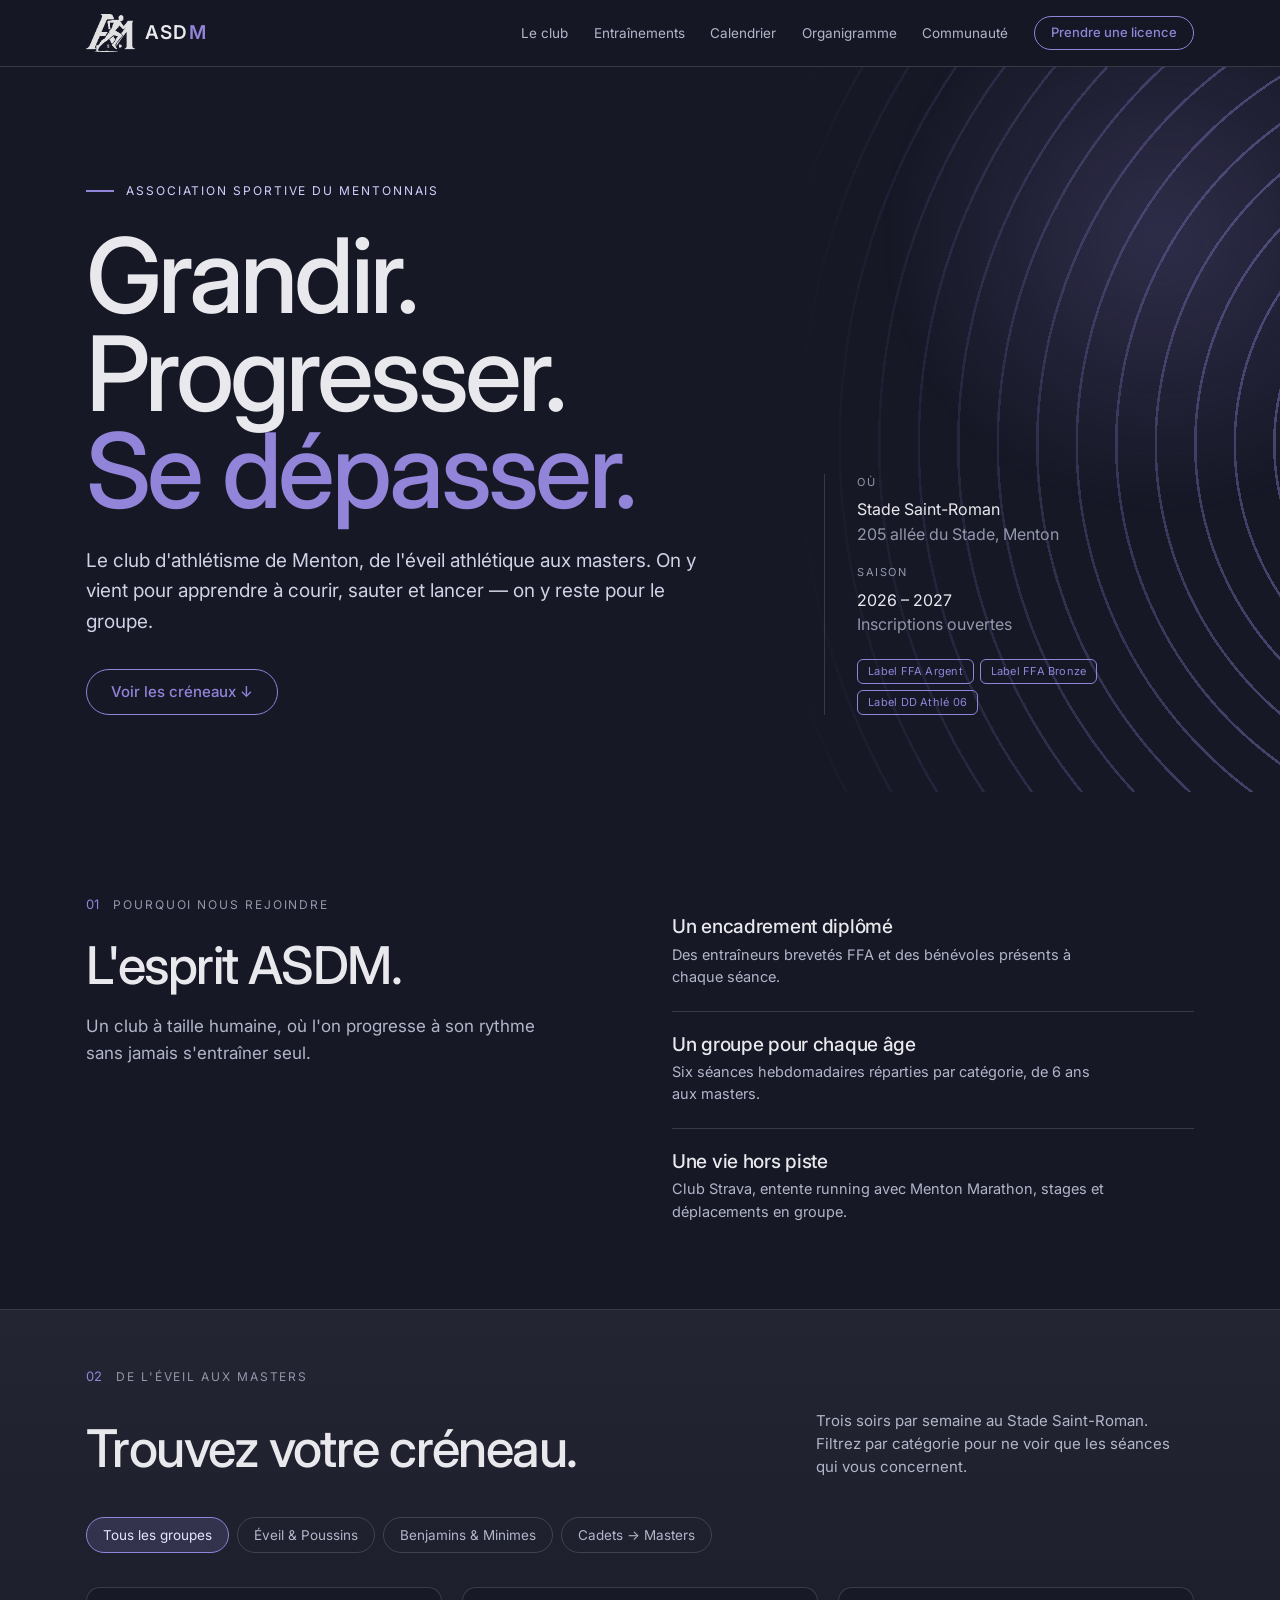
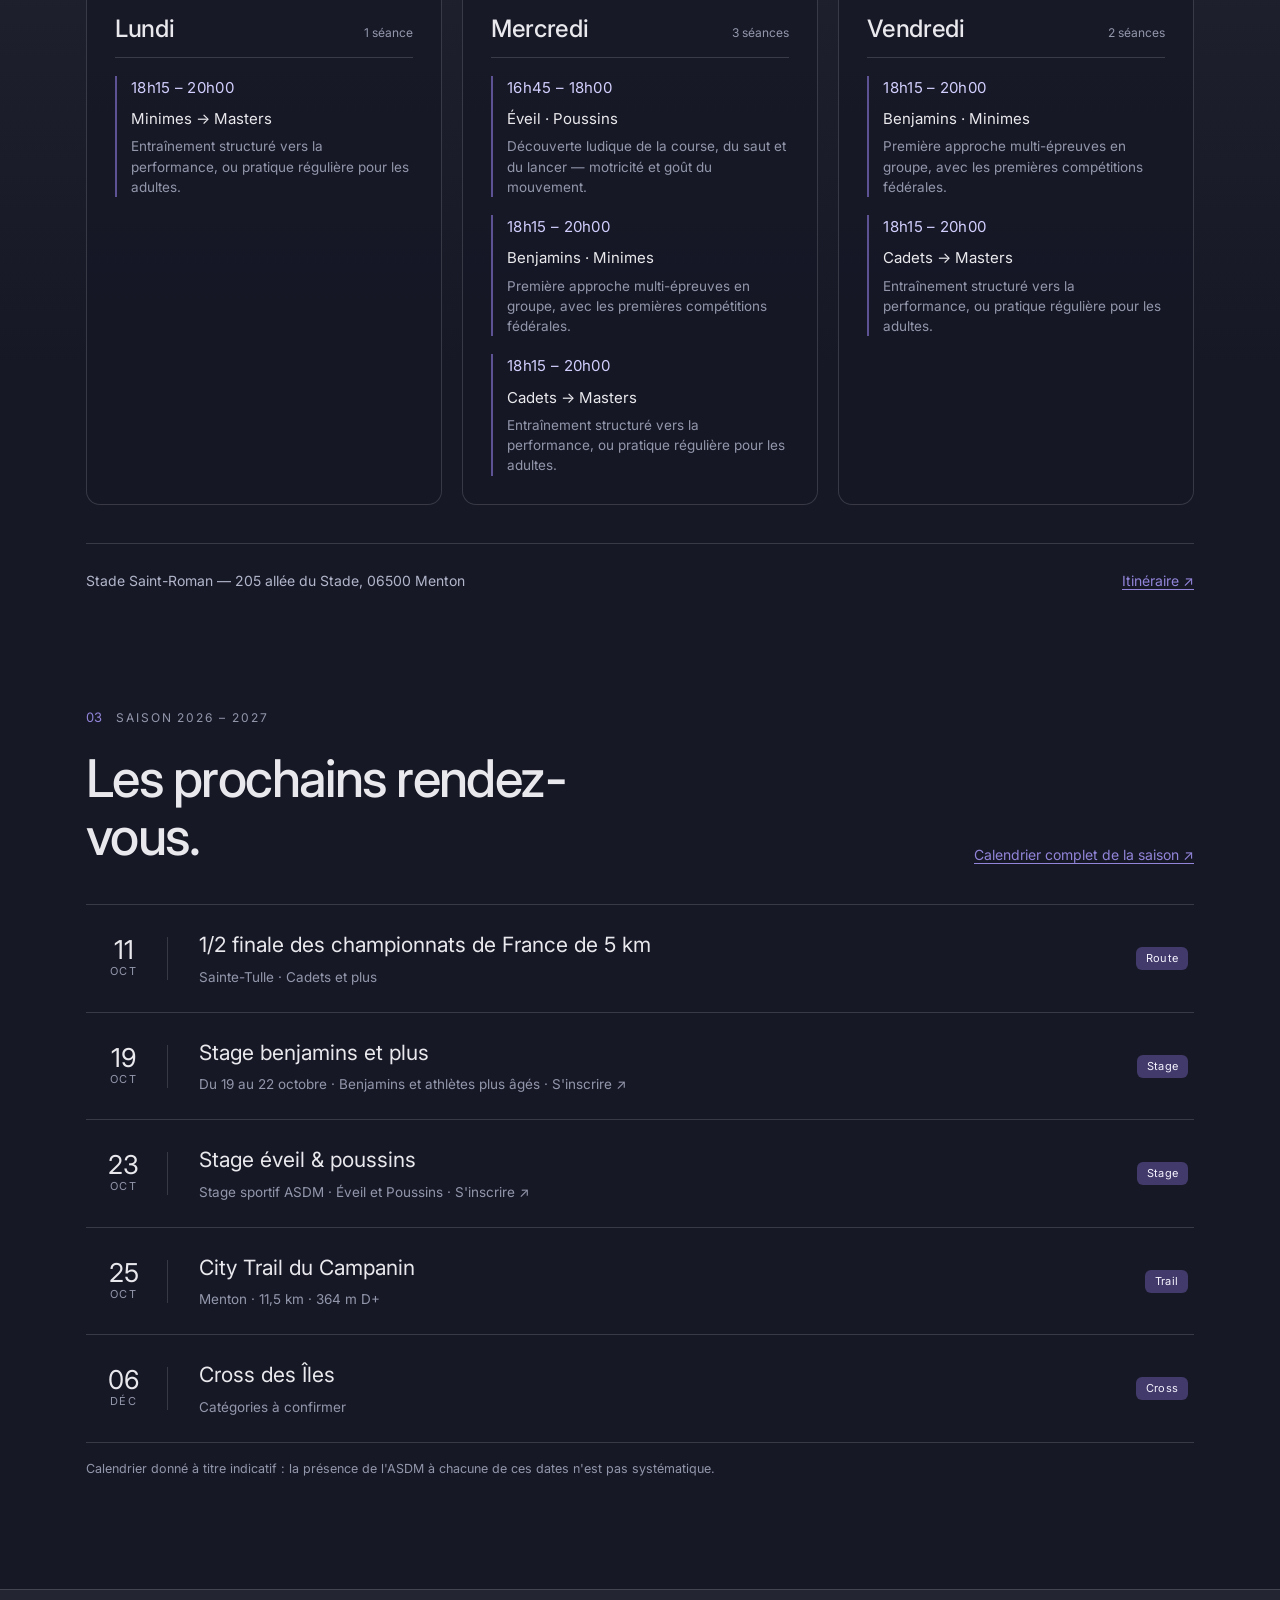
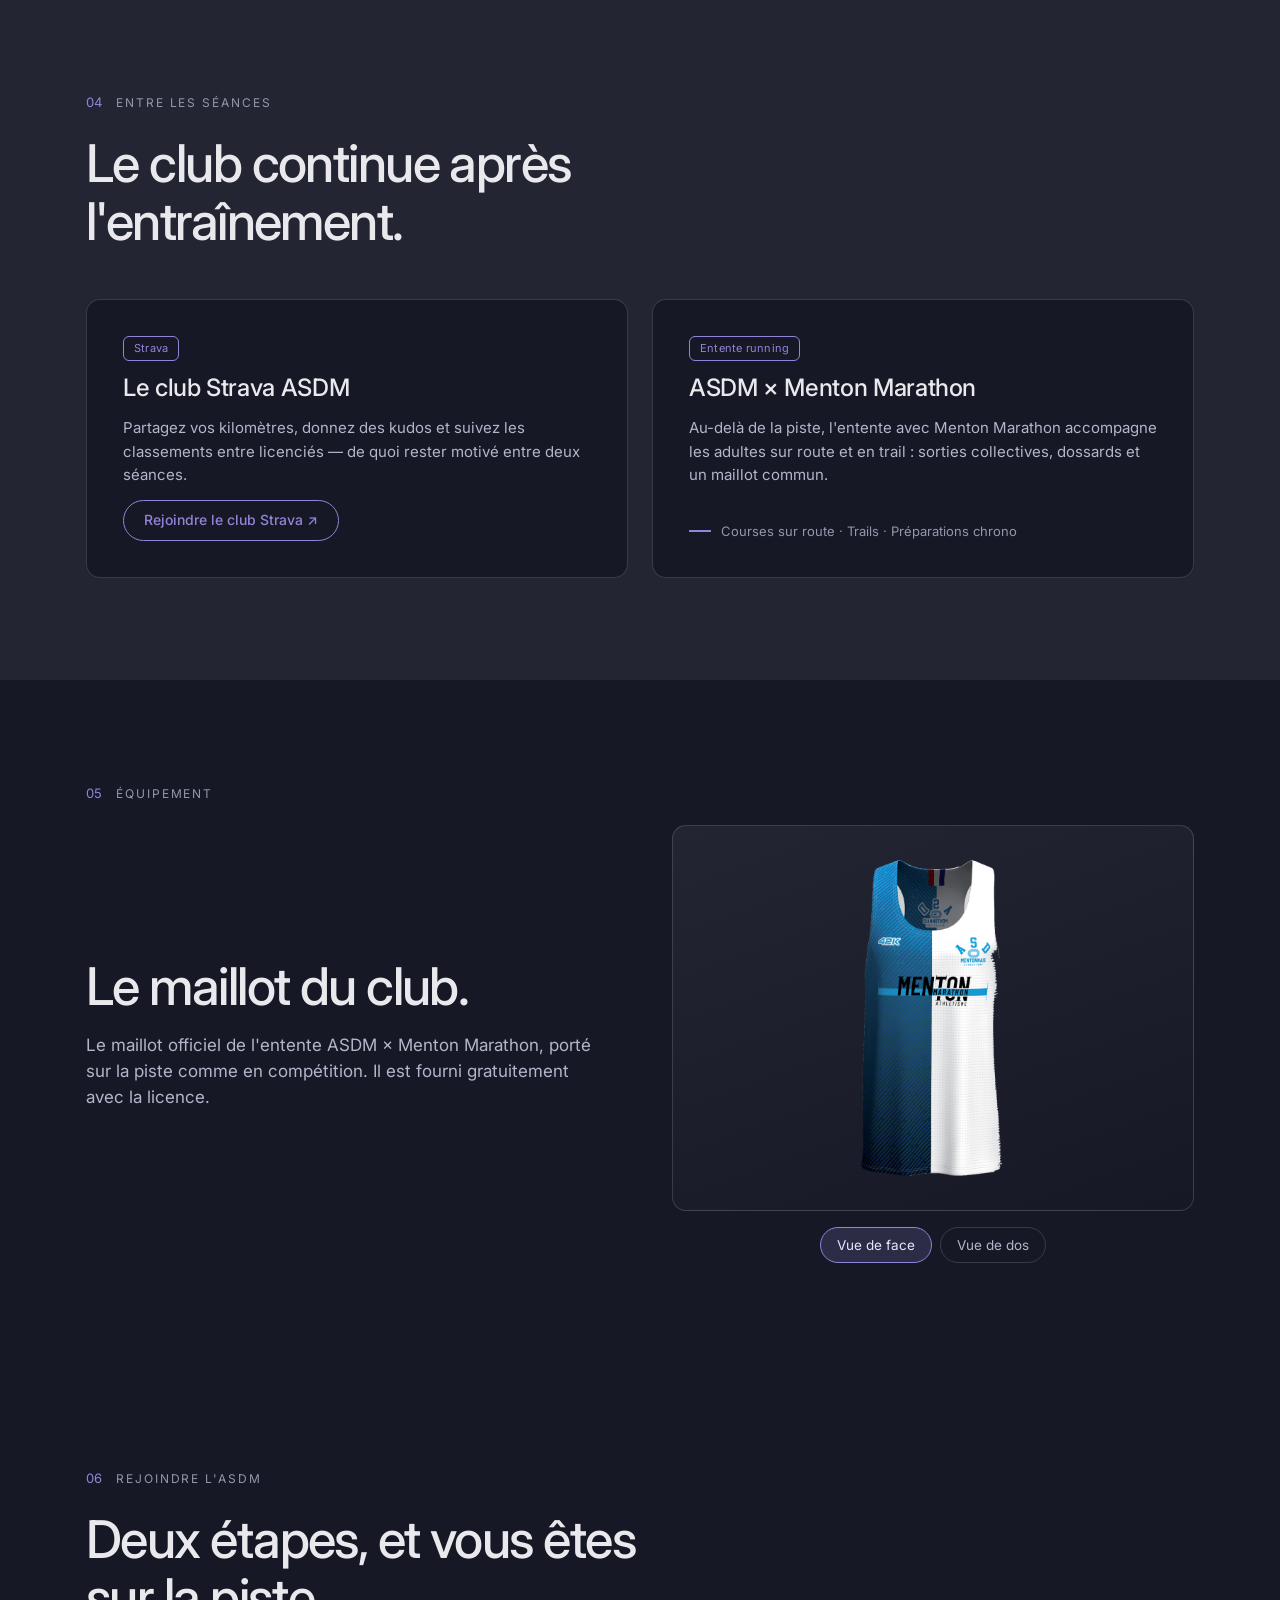
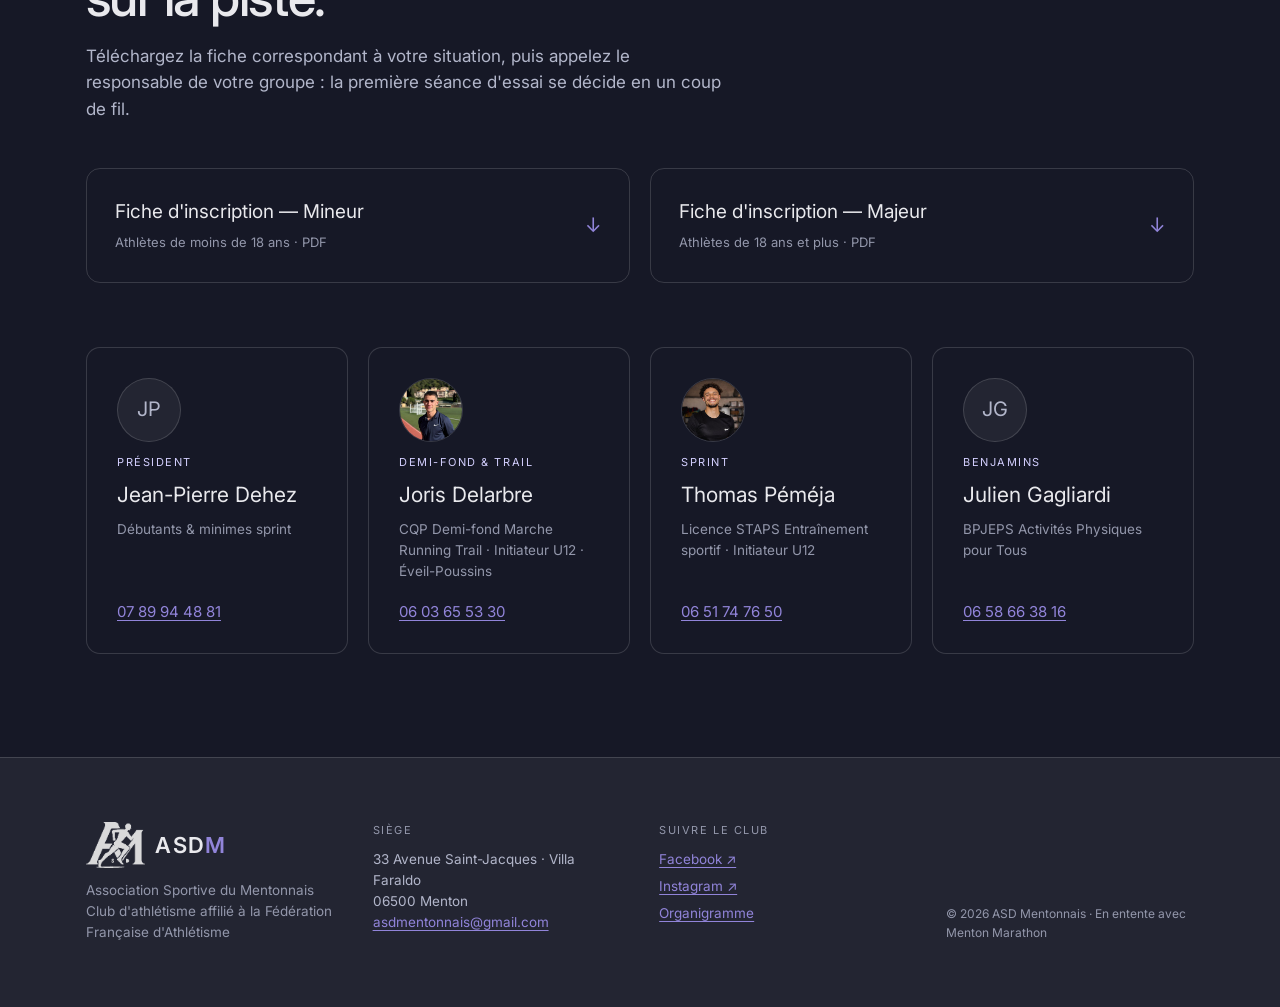
<file: index.html>
<!DOCTYPE html>
<html lang="fr">
<head>
<meta charset="UTF-8">
<meta name="viewport" content="width=device-width, initial-scale=1.0">
<title>ASD Mentonnais — Club d'athlétisme à Menton</title>
<meta name="description" content="L'ASD Mentonnais (ASDM) est le club d'athlétisme de Menton. Écoles d'athlétisme, entraînements pour tous les âges au Stade Saint-Roman, de l'éveil aux masters.">
<link rel="icon" href="assets/favicon.png" type="image/png">
<link rel="stylesheet" href="assets/nocturne.css">
<link rel="stylesheet" href="assets/site.css">
</head>
<body style="background: var(--color-bg); color: var(--color-text); font-family: var(--font-body); overflow-x: hidden">

<a href="#club" class="skip-link">Aller au contenu</a>

<header style="position: sticky; top: 0; z-index: 20; backdrop-filter: blur(14px); background: color-mix(in srgb, var(--color-bg) 82%, transparent); border-bottom: 1px solid var(--color-divider)">
  <nav style="max-width: 1220px; margin: 0 auto; padding: 14px clamp(20px, 5vw, 56px); display: flex; align-items: center; gap: 28px; flex-wrap: wrap">
    <a href="#top" style="display: flex; align-items: center; gap: 10px; text-decoration: none; color: var(--color-text); font-family: var(--font-heading); font-size: 19px; letter-spacing: 0.06em; font-weight: 600">
      <img src="assets/logo-mark.png" alt="" style="height: 38px; width: auto; filter: brightness(0) invert(0.93); opacity: 0.95">
      <span>ASD<span style="color: var(--color-accent)">M</span></span>
    </a>
    <div style="flex: 1"></div>
    <div style="display: flex; align-items: center; gap: clamp(14px, 2vw, 26px); flex-wrap: wrap; font-size: 13.5px">
      <a href="#club" class="nav-link">Le club</a>
      <a href="#entrainements" class="nav-link">Entraînements</a>
      <a href="calendrier.html" class="nav-link">Calendrier</a>
      <a href="organigramme.html" class="nav-link">Organigramme</a>
      <a href="#communaute" class="nav-link">Communauté</a>
      <a href="#contact" class="btn btn-primary" style="font-size: 13px; padding: 8px 16px; border-radius: 999px">Prendre une licence</a>
    </div>
  </nav>
</header>

<main>

  <section id="top" style="position: relative; overflow: hidden">
    <div style="position: absolute; inset: 0; overflow: hidden; pointer-events: none" aria-hidden="true">
      <div style="position: absolute; top: 52%; right: calc(-1140px - max(0px, (100vw - 1220px) / 2)); width: 1880px; height: 1880px; transform: translateY(-50%); border-radius: 50%; background: repeating-radial-gradient(circle at 50% 50%, transparent 0 37px, var(--color-accent) 37px 39.5px); -webkit-mask-image: linear-gradient(to left, #000 30%, transparent 88%); mask-image: linear-gradient(to left, #000 30%, transparent 88%); opacity: 0.9"></div>
      <div style="position: absolute; top: -140px; right: calc(-160px - max(0px, (100vw - 1220px) / 2)); width: 620px; height: 620px; border-radius: 50%; background: radial-gradient(circle, color-mix(in srgb, var(--color-accent) 20%, transparent), transparent 62%); filter: blur(12px)"></div>
    </div>
    <div style="position: relative; max-width: 1220px; margin: 0 auto; padding: clamp(56px, 9vw, 120px) clamp(20px, 5vw, 56px) clamp(40px, 6vw, 88px)">
    <div style="display: grid; grid-template-columns: minmax(0, 1.55fr) minmax(0, 0.85fr); gap: clamp(28px, 5vw, 72px); align-items: end">
      <div style="animation: asdmRise 0.7s ease both">
        <div style="display: flex; align-items: center; gap: 12px; margin-bottom: 26px">
          <span style="width: 28px; height: 2px; background: var(--color-accent); display: block"></span>
          <span style="font-size: 12px; letter-spacing: 0.16em; text-transform: uppercase; color: var(--color-accent-300)">Association Sportive du Mentonnais</span>
        </div>
        <h1 style="font-size: clamp(46px, 8.4vw, 104px); line-height: 0.94; letter-spacing: -0.035em; margin: 0 0 26px; text-wrap: balance">Grandir.<br>Progresser.<br><span style="color: var(--color-accent)">Se dépasser.</span></h1>
        <p style="font-size: clamp(16px, 1.5vw, 19px); line-height: 1.6; max-width: 54ch; color: var(--color-neutral-300); margin: 0 0 32px">Le club d'athlétisme de Menton, de l'éveil athlétique aux masters. On y vient pour apprendre à courir, sauter et lancer — on y reste pour le groupe.</p>
        <div style="display: flex; gap: 12px; flex-wrap: wrap">
          <a href="#entrainements" class="btn btn-primary" style="padding: 13px 24px; border-radius: 999px; font-size: 15px">Voir les créneaux ↓</a>
        </div>
      </div>
      <div style="display: flex; flex-direction: column; gap: 18px; border-left: 1px solid var(--color-divider); padding-left: clamp(18px, 2.5vw, 32px)">
        <div>
          <div style="font-size: 11px; letter-spacing: 0.14em; text-transform: uppercase; color: var(--color-neutral-500); margin-bottom: 6px">Où</div>
          <div style="font-size: 16px">Stade Saint-Roman<br><span style="color: var(--color-neutral-500)">205 allée du Stade, Menton</span></div>
        </div>
        <div>
          <div style="font-size: 11px; letter-spacing: 0.14em; text-transform: uppercase; color: var(--color-neutral-500); margin-bottom: 6px">Saison</div>
          <div style="font-size: 16px">2026 – 2027<br><span style="color: var(--color-neutral-500)">Inscriptions ouvertes</span></div>
        </div>
        <div style="display: flex; flex-wrap: wrap; gap: 6px; padding-top: 4px">
          <span class="tag tag-outline" style="font-size: 11px">Label FFA Argent</span>
          <span class="tag tag-outline" style="font-size: 11px">Label FFA Bronze</span>
          <span class="tag tag-outline" style="font-size: 11px">Label DD Athlé 06</span>
        </div>
      </div>
    </div>
    </div>
  </section>

  <section id="club" style="max-width: 1220px; margin: 0 auto; padding: clamp(60px, 8vw, 110px) clamp(20px, 5vw, 56px) clamp(40px, 5vw, 72px)">
    <div style="display: grid; grid-template-columns: repeat(auto-fit, minmax(300px, 1fr)); gap: clamp(28px, 5vw, 72px); align-items: start">
      <div>
        <div style="display: flex; align-items: baseline; gap: 14px; margin-bottom: 22px">
          <span style="font-family: var(--font-heading); font-size: 13px; color: var(--color-accent)">01</span>
          <span style="font-size: 12px; letter-spacing: 0.16em; text-transform: uppercase; color: var(--color-neutral-500)">Pourquoi nous rejoindre</span>
        </div>
        <h2 style="font-size: clamp(30px, 4.2vw, 52px); letter-spacing: -0.03em; max-width: 14ch; margin: 0 0 18px; text-wrap: balance">L'esprit ASDM.</h2>
        <p style="max-width: 44ch; color: var(--color-neutral-400); font-size: 17px; margin: 0">Un club à taille humaine, où l'on progresse à son rythme sans jamais s'entraîner seul.</p>
      </div>
      <div style="display: flex; flex-direction: column">
        <div style="padding: clamp(16px, 2vw, 22px) 0; border-bottom: 1px solid var(--color-divider)">
          <h3 style="font-size: 19px; margin: 0 0 6px">Un encadrement diplômé</h3>
          <p style="color: var(--color-neutral-400); font-size: 14.5px; margin: 0; max-width: 48ch">Des entraîneurs brevetés FFA et des bénévoles présents à chaque séance.</p>
        </div>
        <div style="padding: clamp(16px, 2vw, 22px) 0; border-bottom: 1px solid var(--color-divider)">
          <h3 style="font-size: 19px; margin: 0 0 6px">Un groupe pour chaque âge</h3>
          <p style="color: var(--color-neutral-400); font-size: 14.5px; margin: 0; max-width: 48ch">Six séances hebdomadaires réparties par catégorie, de 6 ans aux masters.</p>
        </div>
        <div style="padding: clamp(16px, 2vw, 22px) 0">
          <h3 style="font-size: 19px; margin: 0 0 6px">Une vie hors piste</h3>
          <p style="color: var(--color-neutral-400); font-size: 14.5px; margin: 0; max-width: 48ch">Club Strava, entente running avec Menton Marathon, stages et déplacements en groupe.</p>
        </div>
      </div>
    </div>
  </section>

  <section id="entrainements" style="border-top: 1px solid var(--color-divider); background: linear-gradient(180deg, var(--color-surface), var(--color-bg) 70%)">
    <div style="max-width: 1220px; margin: 0 auto; padding: clamp(34px, 4.4vw, 62px) clamp(20px, 5vw, 56px) clamp(38px, 4.6vw, 66px)">
      <div style="display: flex; align-items: baseline; gap: 14px; margin-bottom: 22px">
        <span style="font-family: var(--font-heading); font-size: 13px; color: var(--color-accent)">02</span>
        <span style="font-size: 12px; letter-spacing: 0.16em; text-transform: uppercase; color: var(--color-neutral-500)">De l'éveil aux masters</span>
      </div>
      <div style="display: flex; justify-content: space-between; align-items: flex-end; gap: 24px; flex-wrap: wrap; margin-bottom: clamp(26px, 3vw, 40px)">
        <h2 style="font-size: clamp(30px, 4.2vw, 52px); letter-spacing: -0.03em; margin: 0; max-width: 16ch">Trouvez votre créneau.</h2>
        <p style="color: var(--color-neutral-400); font-size: 15px; margin: 0; max-width: 42ch">Trois soirs par semaine au Stade Saint-Roman. Filtrez par catégorie pour ne voir que les séances qui vous concernent.</p>
      </div>

      <div data-role="training-filters" style="display: flex; flex-wrap: wrap; gap: 8px; margin-bottom: clamp(22px, 3vw, 34px)">
        <button type="button" class="pill-btn is-active" data-filter="tous">Tous les groupes</button>
        <button type="button" class="pill-btn" data-filter="petits">Éveil &amp; Poussins</button>
        <button type="button" class="pill-btn" data-filter="moyens">Benjamins &amp; Minimes</button>
        <button type="button" class="pill-btn" data-filter="grands">Cadets → Masters</button>
      </div>

      <div style="display: grid; grid-template-columns: repeat(auto-fit, minmax(240px, 1fr)); gap: clamp(14px, 1.6vw, 22px); align-items: stretch">

        <div data-role="training-day" style="border: 1px solid var(--color-divider); border-radius: var(--radius-lg); padding: clamp(20px, 2.4vw, 28px); background: color-mix(in srgb, var(--color-bg) 70%, transparent); display: flex; flex-direction: column; gap: 18px">
          <div style="display: flex; align-items: baseline; justify-content: space-between; border-bottom: 1px solid var(--color-divider); padding-bottom: 14px">
            <h3 style="font-size: 24px; margin: 0">Lundi</h3>
            <span data-role="day-count" style="font-size: 12px; color: var(--color-neutral-500)">1 séance</span>
          </div>
          <div data-cat="grands" class="slot-filled">
            <div style="font-family: var(--font-heading); font-size: 15px; color: var(--color-accent-300); letter-spacing: 0.02em; margin-bottom: 8px">18h15 – 20h00</div>
            <div style="font-size: 15px; margin-bottom: 6px">Minimes → Masters</div>
            <div style="font-size: 13.5px; color: var(--color-neutral-500); line-height: 1.5">Entraînement structuré vers la performance, ou pratique régulière pour les adultes.</div>
          </div>
          <div data-role="day-empty" class="slot-empty" hidden>Pas de séance pour ce groupe</div>
        </div>

        <div data-role="training-day" style="border: 1px solid var(--color-divider); border-radius: var(--radius-lg); padding: clamp(20px, 2.4vw, 28px); background: color-mix(in srgb, var(--color-bg) 70%, transparent); display: flex; flex-direction: column; gap: 18px">
          <div style="display: flex; align-items: baseline; justify-content: space-between; border-bottom: 1px solid var(--color-divider); padding-bottom: 14px">
            <h3 style="font-size: 24px; margin: 0">Mercredi</h3>
            <span data-role="day-count" style="font-size: 12px; color: var(--color-neutral-500)">3 séances</span>
          </div>
          <div data-cat="petits" class="slot-filled">
            <div style="font-family: var(--font-heading); font-size: 15px; color: var(--color-accent-300); letter-spacing: 0.02em; margin-bottom: 8px">16h45 – 18h00</div>
            <div style="font-size: 15px; margin-bottom: 6px">Éveil · Poussins</div>
            <div style="font-size: 13.5px; color: var(--color-neutral-500); line-height: 1.5">Découverte ludique de la course, du saut et du lancer — motricité et goût du mouvement.</div>
          </div>
          <div data-cat="moyens" class="slot-filled">
            <div style="font-family: var(--font-heading); font-size: 15px; color: var(--color-accent-300); letter-spacing: 0.02em; margin-bottom: 8px">18h15 – 20h00</div>
            <div style="font-size: 15px; margin-bottom: 6px">Benjamins · Minimes</div>
            <div style="font-size: 13.5px; color: var(--color-neutral-500); line-height: 1.5">Première approche multi-épreuves en groupe, avec les premières compétitions fédérales.</div>
          </div>
          <div data-cat="grands" class="slot-filled">
            <div style="font-family: var(--font-heading); font-size: 15px; color: var(--color-accent-300); letter-spacing: 0.02em; margin-bottom: 8px">18h15 – 20h00</div>
            <div style="font-size: 15px; margin-bottom: 6px">Cadets → Masters</div>
            <div style="font-size: 13.5px; color: var(--color-neutral-500); line-height: 1.5">Entraînement structuré vers la performance, ou pratique régulière pour les adultes.</div>
          </div>
          <div data-role="day-empty" class="slot-empty" hidden>Pas de séance pour ce groupe</div>
        </div>

        <div data-role="training-day" style="border: 1px solid var(--color-divider); border-radius: var(--radius-lg); padding: clamp(20px, 2.4vw, 28px); background: color-mix(in srgb, var(--color-bg) 70%, transparent); display: flex; flex-direction: column; gap: 18px">
          <div style="display: flex; align-items: baseline; justify-content: space-between; border-bottom: 1px solid var(--color-divider); padding-bottom: 14px">
            <h3 style="font-size: 24px; margin: 0">Vendredi</h3>
            <span data-role="day-count" style="font-size: 12px; color: var(--color-neutral-500)">2 séances</span>
          </div>
          <div data-cat="moyens" class="slot-filled">
            <div style="font-family: var(--font-heading); font-size: 15px; color: var(--color-accent-300); letter-spacing: 0.02em; margin-bottom: 8px">18h15 – 20h00</div>
            <div style="font-size: 15px; margin-bottom: 6px">Benjamins · Minimes</div>
            <div style="font-size: 13.5px; color: var(--color-neutral-500); line-height: 1.5">Première approche multi-épreuves en groupe, avec les premières compétitions fédérales.</div>
          </div>
          <div data-cat="grands" class="slot-filled">
            <div style="font-family: var(--font-heading); font-size: 15px; color: var(--color-accent-300); letter-spacing: 0.02em; margin-bottom: 8px">18h15 – 20h00</div>
            <div style="font-size: 15px; margin-bottom: 6px">Cadets → Masters</div>
            <div style="font-size: 13.5px; color: var(--color-neutral-500); line-height: 1.5">Entraînement structuré vers la performance, ou pratique régulière pour les adultes.</div>
          </div>
          <div data-role="day-empty" class="slot-empty" hidden>Pas de séance pour ce groupe</div>
        </div>

      </div>

      <div style="margin-top: clamp(26px, 3vw, 40px); display: flex; justify-content: space-between; align-items: baseline; gap: 16px; flex-wrap: wrap; border-top: 1px solid var(--color-divider); padding-top: clamp(18px, 2.4vw, 26px)">
        <div style="font-size: 14px; color: var(--color-neutral-400)">Stade Saint-Roman — 205 allée du Stade, 06500 Menton</div>
        <a href="https://www.openstreetmap.org/?mlat=43.8019&mlon=7.4878#map=16/43.8019/7.4878" target="_blank" rel="noopener" style="font-size: 14px">Itinéraire ↗</a>
      </div>
    </div>
  </section>

  <section id="calendrier-teaser" style="max-width: 1220px; margin: 0 auto; padding: clamp(34px, 4.4vw, 62px) clamp(20px, 5vw, 56px) clamp(60px, 8vw, 110px)">
    <div style="display: flex; align-items: baseline; gap: 14px; margin-bottom: 22px">
      <span style="font-family: var(--font-heading); font-size: 13px; color: var(--color-accent)">03</span>
      <span style="font-size: 12px; letter-spacing: 0.16em; text-transform: uppercase; color: var(--color-neutral-500)">Saison 2026 – 2027</span>
    </div>
    <div style="display: flex; justify-content: space-between; align-items: flex-end; gap: 24px; flex-wrap: wrap; margin-bottom: clamp(26px, 3vw, 44px)">
      <h2 style="font-size: clamp(30px, 4.2vw, 52px); letter-spacing: -0.03em; margin: 0; max-width: 16ch">Les prochains rendez-vous.</h2>
      <a href="calendrier.html" style="font-size: 14px">Calendrier complet de la saison ↗</a>
    </div>
    <div style="border-top: 1px solid var(--color-divider)">
      <a href="calendrier.html" class="event-row" style="display: grid; grid-template-columns: 76px minmax(0, 1fr) auto; gap: clamp(14px, 2.4vw, 32px); align-items: center; padding: clamp(16px, 2vw, 24px) 6px; border-bottom: 1px solid var(--color-divider); text-decoration: none; color: inherit">
        <div style="text-align: center; border-right: 1px solid var(--color-divider); padding-right: 12px">
          <div style="font-family: var(--font-heading); font-size: 26px; line-height: 1">11</div>
          <div style="font-size: 11px; letter-spacing: 0.12em; text-transform: uppercase; color: var(--color-neutral-500)">Oct</div>
        </div>
        <div>
          <div style="font-family: var(--font-heading); font-size: clamp(17px, 2vw, 21px); margin-bottom: 5px">1/2 finale des championnats de France de 5 km</div>
          <div style="font-size: 13.5px; color: var(--color-neutral-500)">Sainte-Tulle · Cadets et plus</div>
        </div>
        <span class="tag tag-accent" style="font-size: 11px; white-space: nowrap">Route</span>
      </a>
      <a href="https://docs.google.com/forms/d/e/1FAIpQLSeqJlOaGj3S2Nbtz5PzDqBVN8DfbaLBc8Jn0gbM29yFO0RAEg/viewform" target="_blank" rel="noopener" class="event-row" style="display: grid; grid-template-columns: 76px minmax(0, 1fr) auto; gap: clamp(14px, 2.4vw, 32px); align-items: center; padding: clamp(16px, 2vw, 24px) 6px; border-bottom: 1px solid var(--color-divider); text-decoration: none; color: inherit">
        <div style="text-align: center; border-right: 1px solid var(--color-divider); padding-right: 12px">
          <div style="font-family: var(--font-heading); font-size: 26px; line-height: 1">19</div>
          <div style="font-size: 11px; letter-spacing: 0.12em; text-transform: uppercase; color: var(--color-neutral-500)">Oct</div>
        </div>
        <div>
          <div style="font-family: var(--font-heading); font-size: clamp(17px, 2vw, 21px); margin-bottom: 5px">Stage benjamins et plus</div>
          <div style="font-size: 13.5px; color: var(--color-neutral-500)">Du 19 au 22 octobre · Benjamins et athlètes plus âgés · S'inscrire ↗</div>
        </div>
        <span class="tag tag-accent" style="font-size: 11px; white-space: nowrap">Stage</span>
      </a>
      <a href="https://forms.gle/Y968ykkn4vJHnEpk7" target="_blank" rel="noopener" class="event-row" style="display: grid; grid-template-columns: 76px minmax(0, 1fr) auto; gap: clamp(14px, 2.4vw, 32px); align-items: center; padding: clamp(16px, 2vw, 24px) 6px; border-bottom: 1px solid var(--color-divider); text-decoration: none; color: inherit">
        <div style="text-align: center; border-right: 1px solid var(--color-divider); padding-right: 12px">
          <div style="font-family: var(--font-heading); font-size: 26px; line-height: 1">23</div>
          <div style="font-size: 11px; letter-spacing: 0.12em; text-transform: uppercase; color: var(--color-neutral-500)">Oct</div>
        </div>
        <div>
          <div style="font-family: var(--font-heading); font-size: clamp(17px, 2vw, 21px); margin-bottom: 5px">Stage éveil &amp; poussins</div>
          <div style="font-size: 13.5px; color: var(--color-neutral-500)">Stage sportif ASDM · Éveil et Poussins · S'inscrire ↗</div>
        </div>
        <span class="tag tag-accent" style="font-size: 11px; white-space: nowrap">Stage</span>
      </a>
      <a href="calendrier.html" class="event-row" style="display: grid; grid-template-columns: 76px minmax(0, 1fr) auto; gap: clamp(14px, 2.4vw, 32px); align-items: center; padding: clamp(16px, 2vw, 24px) 6px; border-bottom: 1px solid var(--color-divider); text-decoration: none; color: inherit">
        <div style="text-align: center; border-right: 1px solid var(--color-divider); padding-right: 12px">
          <div style="font-family: var(--font-heading); font-size: 26px; line-height: 1">25</div>
          <div style="font-size: 11px; letter-spacing: 0.12em; text-transform: uppercase; color: var(--color-neutral-500)">Oct</div>
        </div>
        <div>
          <div style="font-family: var(--font-heading); font-size: clamp(17px, 2vw, 21px); margin-bottom: 5px">City Trail du Campanin</div>
          <div style="font-size: 13.5px; color: var(--color-neutral-500)">Menton · 11,5 km · 364 m D+</div>
        </div>
        <span class="tag tag-accent" style="font-size: 11px; white-space: nowrap">Trail</span>
      </a>
      <a href="calendrier.html" class="event-row" style="display: grid; grid-template-columns: 76px minmax(0, 1fr) auto; gap: clamp(14px, 2.4vw, 32px); align-items: center; padding: clamp(16px, 2vw, 24px) 6px; border-bottom: 1px solid var(--color-divider); text-decoration: none; color: inherit">
        <div style="text-align: center; border-right: 1px solid var(--color-divider); padding-right: 12px">
          <div style="font-family: var(--font-heading); font-size: 26px; line-height: 1">06</div>
          <div style="font-size: 11px; letter-spacing: 0.12em; text-transform: uppercase; color: var(--color-neutral-500)">Déc</div>
        </div>
        <div>
          <div style="font-family: var(--font-heading); font-size: clamp(17px, 2vw, 21px); margin-bottom: 5px">Cross des Îles</div>
          <div style="font-size: 13.5px; color: var(--color-neutral-500)">Catégories à confirmer</div>
        </div>
        <span class="tag tag-accent" style="font-size: 11px; white-space: nowrap">Cross</span>
      </a>
    </div>
    <p style="font-size: 12.5px; color: var(--color-neutral-500); margin-top: 16px">Calendrier donné à titre indicatif : la présence de l'ASDM à chacune de ces dates n'est pas systématique.</p>
  </section>

  <section id="communaute" style="border-top: 1px solid var(--color-divider); background: var(--color-surface)">
    <div style="max-width: 1220px; margin: 0 auto; padding: clamp(60px, 8vw, 110px) clamp(20px, 5vw, 56px)">
      <div style="display: flex; align-items: baseline; gap: 14px; margin-bottom: 22px">
        <span style="font-family: var(--font-heading); font-size: 13px; color: var(--color-accent)">04</span>
        <span style="font-size: 12px; letter-spacing: 0.16em; text-transform: uppercase; color: var(--color-neutral-500)">Entre les séances</span>
      </div>
      <h2 style="font-size: clamp(30px, 4.2vw, 52px); letter-spacing: -0.03em; margin: 0 0 clamp(30px, 4vw, 48px); max-width: 20ch">Le club continue après l'entraînement.</h2>
      <div style="display: grid; grid-template-columns: repeat(auto-fit, minmax(290px, 1fr)); gap: clamp(16px, 2vw, 24px)">
        <div class="community-card" style="border: 1px solid var(--color-divider); border-radius: var(--radius-lg); padding: clamp(24px, 3vw, 36px); background: var(--color-bg); display: flex; flex-direction: column; gap: 14px">
          <span class="tag tag-outline" style="align-self: flex-start; font-size: 11px">Strava</span>
          <h3 style="font-size: 24px; margin: 0">Le club Strava ASDM</h3>
          <p style="color: var(--color-neutral-400); font-size: 15px; margin: 0">Partagez vos kilomètres, donnez des kudos et suivez les classements entre licenciés — de quoi rester motivé entre deux séances.</p>
          <a href="#contact" class="btn btn-primary" style="align-self: flex-start; border-radius: 999px; padding: 11px 20px; font-size: 14px">Rejoindre le club Strava ↗</a>
        </div>
        <div class="community-card" style="border: 1px solid var(--color-divider); border-radius: var(--radius-lg); padding: clamp(24px, 3vw, 36px); background: var(--color-bg); display: flex; flex-direction: column; gap: 14px">
          <span class="tag tag-outline" style="align-self: flex-start; font-size: 11px">Entente running</span>
          <h3 style="font-size: 24px; margin: 0">ASDM × Menton Marathon</h3>
          <p style="color: var(--color-neutral-400); font-size: 15px; margin: 0">Au-delà de la piste, l'entente avec Menton Marathon accompagne les adultes sur route et en trail : sorties collectives, dossards et un maillot commun.</p>
          <div style="display: flex; align-items: center; gap: 10px; color: var(--color-neutral-500); font-size: 13px; margin-top: auto">
            <span style="width: 22px; height: 2px; background: var(--color-accent); display: block"></span>
            Courses sur route · Trails · Préparations chrono
          </div>
        </div>
      </div>
    </div>
  </section>

  <section id="equipement" style="max-width: 1220px; margin: 0 auto; padding: clamp(60px, 8vw, 110px) clamp(20px, 5vw, 56px)">
    <div style="display: flex; align-items: baseline; gap: 14px; margin-bottom: 22px">
      <span style="font-family: var(--font-heading); font-size: 13px; color: var(--color-accent)">05</span>
      <span style="font-size: 12px; letter-spacing: 0.16em; text-transform: uppercase; color: var(--color-neutral-500)">Équipement</span>
    </div>
    <div style="display: grid; grid-template-columns: repeat(auto-fit, minmax(290px, 1fr)); gap: clamp(28px, 5vw, 72px); align-items: center">
      <div>
        <h2 style="font-size: clamp(30px, 4.2vw, 52px); letter-spacing: -0.03em; margin: 0 0 16px; max-width: 16ch; text-wrap: balance">Le maillot du club.</h2>
        <p style="color: var(--color-neutral-400); font-size: 17px; max-width: 46ch; margin: 0 0 20px">Le maillot officiel de l'entente ASDM × Menton Marathon, porté sur la piste comme en compétition. Il est fourni gratuitement avec la licence.</p>
      </div>
      <div style="display: flex; flex-direction: column; gap: 16px; align-items: center">
        <div style="width: 100%; border: 1px solid var(--color-divider); border-radius: var(--radius-lg); background: linear-gradient(160deg, var(--color-surface), var(--color-bg)); padding: clamp(18px, 3vw, 32px); display: flex; align-items: center; justify-content: center; min-height: 280px">
          <img data-role="jersey-img" data-side="avant" class="jersey-img is-active" src="assets/maillot-menton-marathon-avant.png" alt="Maillot de l'entente ASDM × Menton Marathon, vue de face" style="max-height: 320px; width: auto; max-width: 100%; object-fit: contain">
          <img data-role="jersey-img" data-side="arriere" class="jersey-img" src="assets/maillot-menton-marathon-arriere.png" alt="Maillot de l'entente ASDM × Menton Marathon, vue de dos" style="max-height: 320px; width: auto; max-width: 100%; object-fit: contain">
        </div>
        <div data-role="jersey-toggle" style="display: flex; gap: 8px">
          <button type="button" class="pill-btn is-active" data-side="avant">Vue de face</button>
          <button type="button" class="pill-btn" data-side="arriere">Vue de dos</button>
        </div>
      </div>
    </div>
  </section>

  <section id="contact" style="max-width: 1220px; margin: 0 auto; padding: clamp(60px, 8vw, 110px) clamp(20px, 5vw, 56px)">
    <div style="display: flex; align-items: baseline; gap: 14px; margin-bottom: 22px">
      <span style="font-family: var(--font-heading); font-size: 13px; color: var(--color-accent)">06</span>
      <span style="font-size: 12px; letter-spacing: 0.16em; text-transform: uppercase; color: var(--color-neutral-500)">Rejoindre l'ASDM</span>
    </div>
    <h2 style="font-size: clamp(30px, 4.2vw, 52px); letter-spacing: -0.03em; margin: 0 0 16px; max-width: 18ch">Deux étapes, et vous êtes sur la piste.</h2>
    <p style="color: var(--color-neutral-400); font-size: 17px; max-width: 58ch; margin: 0 0 clamp(30px, 4vw, 46px)">Téléchargez la fiche correspondant à votre situation, puis appelez le responsable de votre groupe : la première séance d'essai se décide en un coup de fil.</p>

    <div style="display: grid; grid-template-columns: repeat(auto-fit, minmax(260px, 1fr)); gap: clamp(14px, 1.8vw, 20px); margin-bottom: clamp(36px, 5vw, 64px)">
      <a href="https://drive.google.com/file/d/1fHUbmeqdBZAetE7ULP8leYUsZY-GYtfT/view?usp=sharing" target="_blank" rel="noopener" class="download-card" style="display: flex; justify-content: space-between; align-items: center; gap: 16px; border: 1px solid var(--color-divider); border-radius: var(--radius-lg); padding: clamp(20px, 2.4vw, 28px); text-decoration: none; color: inherit">
        <span>
          <span style="display: block; font-family: var(--font-heading); font-size: 19px; margin-bottom: 4px">Fiche d'inscription — Mineur</span>
          <span style="font-size: 13px; color: var(--color-neutral-500)">Athlètes de moins de 18 ans · PDF</span>
        </span>
        <span style="color: var(--color-accent); font-size: 20px">↓</span>
      </a>
      <a href="https://drive.google.com/file/d/1PCuZyP5pd4sSRH-72QChlCGLAcFNn6R5/view?usp=sharing" target="_blank" rel="noopener" class="download-card" style="display: flex; justify-content: space-between; align-items: center; gap: 16px; border: 1px solid var(--color-divider); border-radius: var(--radius-lg); padding: clamp(20px, 2.4vw, 28px); text-decoration: none; color: inherit">
        <span>
          <span style="display: block; font-family: var(--font-heading); font-size: 19px; margin-bottom: 4px">Fiche d'inscription — Majeur</span>
          <span style="font-size: 13px; color: var(--color-neutral-500)">Athlètes de 18 ans et plus · PDF</span>
        </span>
        <span style="color: var(--color-accent); font-size: 20px">↓</span>
      </a>
    </div>

    <div style="display: grid; grid-template-columns: repeat(auto-fit, minmax(240px, 1fr)); gap: clamp(14px, 1.6vw, 20px)">
      <div class="contact-card" style="background: var(--color-bg); border: 1px solid var(--color-divider); border-radius: var(--radius-lg); padding: clamp(22px, 2.6vw, 30px); display: flex; flex-direction: column; gap: 8px">
        <div style="width: 64px; height: 64px; border-radius: 50%; display: flex; align-items: center; justify-content: center; border: 1px solid var(--color-divider); background: var(--color-surface); font-family: var(--font-heading); font-size: 20px; color: var(--color-neutral-400); margin-bottom: 4px">JP</div>
        <span style="font-size: 11px; letter-spacing: 0.14em; text-transform: uppercase; color: var(--color-accent-300)">Président</span>
        <span style="font-family: var(--font-heading); font-size: 21px">Jean-Pierre Dehez</span>
        <span style="font-size: 13.5px; color: var(--color-neutral-500)">Débutants &amp; minimes sprint</span>
        <a href="tel:+33789944881" style="font-size: 15px; margin-top: auto; padding-top: 10px">07 89 94 48 81</a>
      </div>
      <div class="contact-card" style="background: var(--color-bg); border: 1px solid var(--color-divider); border-radius: var(--radius-lg); padding: clamp(22px, 2.6vw, 30px); display: flex; flex-direction: column; gap: 8px">
        <img src="assets/coach-joris.jpg" alt="Joris Delarbre" style="width: 64px; height: 64px; border-radius: 50%; object-fit: cover; border: 1px solid var(--color-divider); margin-bottom: 4px">
        <span style="font-size: 11px; letter-spacing: 0.14em; text-transform: uppercase; color: var(--color-accent-300)">Demi-fond &amp; trail</span>
        <span style="font-family: var(--font-heading); font-size: 21px">Joris Delarbre</span>
        <span style="font-size: 13.5px; color: var(--color-neutral-500)">CQP Demi-fond Marche Running Trail · Initiateur U12 · Éveil-Poussins</span>
        <a href="tel:+33603655330" style="font-size: 15px; margin-top: auto; padding-top: 10px">06 03 65 53 30</a>
      </div>
      <div class="contact-card" style="background: var(--color-bg); border: 1px solid var(--color-divider); border-radius: var(--radius-lg); padding: clamp(22px, 2.6vw, 30px); display: flex; flex-direction: column; gap: 8px">
        <img src="assets/coach-thomas.jpg" alt="Thomas Péméja" style="width: 64px; height: 64px; border-radius: 50%; object-fit: cover; border: 1px solid var(--color-divider); margin-bottom: 4px">
        <span style="font-size: 11px; letter-spacing: 0.14em; text-transform: uppercase; color: var(--color-accent-300)">Sprint</span>
        <span style="font-family: var(--font-heading); font-size: 21px">Thomas Péméja</span>
        <span style="font-size: 13.5px; color: var(--color-neutral-500)">Licence STAPS Entraînement sportif · Initiateur U12</span>
        <a href="tel:+33651747650" style="font-size: 15px; margin-top: auto; padding-top: 10px">06 51 74 76 50</a>
      </div>
      <div class="contact-card" style="background: var(--color-bg); border: 1px solid var(--color-divider); border-radius: var(--radius-lg); padding: clamp(22px, 2.6vw, 30px); display: flex; flex-direction: column; gap: 8px">
        <div style="width: 64px; height: 64px; border-radius: 50%; display: flex; align-items: center; justify-content: center; border: 1px solid var(--color-divider); background: var(--color-surface); font-family: var(--font-heading); font-size: 20px; color: var(--color-neutral-400); margin-bottom: 4px">JG</div>
        <span style="font-size: 11px; letter-spacing: 0.14em; text-transform: uppercase; color: var(--color-accent-300)">Benjamins</span>
        <span style="font-family: var(--font-heading); font-size: 21px">Julien Gagliardi</span>
        <span style="font-size: 13.5px; color: var(--color-neutral-500)">BPJEPS Activités Physiques pour Tous</span>
        <a href="tel:+33658663816" style="font-size: 15px; margin-top: auto; padding-top: 10px">06 58 66 38 16</a>
      </div>
    </div>
  </section>

</main>

<footer style="border-top: 1px solid var(--color-divider); background: var(--color-surface)">
  <div style="max-width: 1220px; margin: 0 auto; padding: clamp(40px, 5vw, 64px) clamp(20px, 5vw, 56px); display: grid; grid-template-columns: repeat(auto-fit, minmax(220px, 1fr)); gap: clamp(24px, 3vw, 40px)">
    <div>
      <div style="display: flex; align-items: center; gap: 10px; margin-bottom: 12px">
        <img src="assets/logo-mark.png" alt="Logo de l'ASD Mentonnais" style="height: 46px; width: auto; filter: brightness(0) invert(0.93); opacity: 0.9">
        <span style="font-family: var(--font-heading); font-size: 22px; letter-spacing: 0.06em; font-weight: 600">ASD<span style="color: var(--color-accent)">M</span></span>
      </div>
      <p style="font-size: 13.5px; color: var(--color-neutral-500); margin: 0">Association Sportive du Mentonnais<br>Club d'athlétisme affilié à la Fédération Française d'Athlétisme</p>
    </div>
    <div style="font-size: 13.5px; color: var(--color-neutral-400)">
      <div style="font-size: 11px; letter-spacing: 0.14em; text-transform: uppercase; color: var(--color-neutral-500); margin-bottom: 10px">Siège</div>
      33 Avenue Saint-Jacques · Villa Faraldo<br>06500 Menton<br>
      <a href="mailto:asdmentonnais@gmail.com" style="font-size: 13.5px">asdmentonnais@gmail.com</a>
    </div>
    <div style="font-size: 13.5px; color: var(--color-neutral-400)">
      <div style="font-size: 11px; letter-spacing: 0.14em; text-transform: uppercase; color: var(--color-neutral-500); margin-bottom: 10px">Suivre le club</div>
      <div style="display: flex; flex-direction: column; gap: 6px; align-items: flex-start">
        <a href="https://www.facebook.com/AsdMentonnaisAthletisme/" target="_blank" rel="noopener" style="font-size: 13.5px">Facebook ↗</a>
        <a href="https://www.instagram.com/asd_mentonnais/" target="_blank" rel="noopener" style="font-size: 13.5px">Instagram ↗</a>
        <a href="organigramme.html" style="font-size: 13.5px">Organigramme</a>
      </div>
    </div>
    <div style="font-size: 12px; color: var(--color-neutral-500); display: flex; align-items: flex-end">© 2026 ASD Mentonnais · En entente avec Menton Marathon</div>
  </div>
</footer>

<script src="assets/site.js"></script>
</body>
</html>
</file>
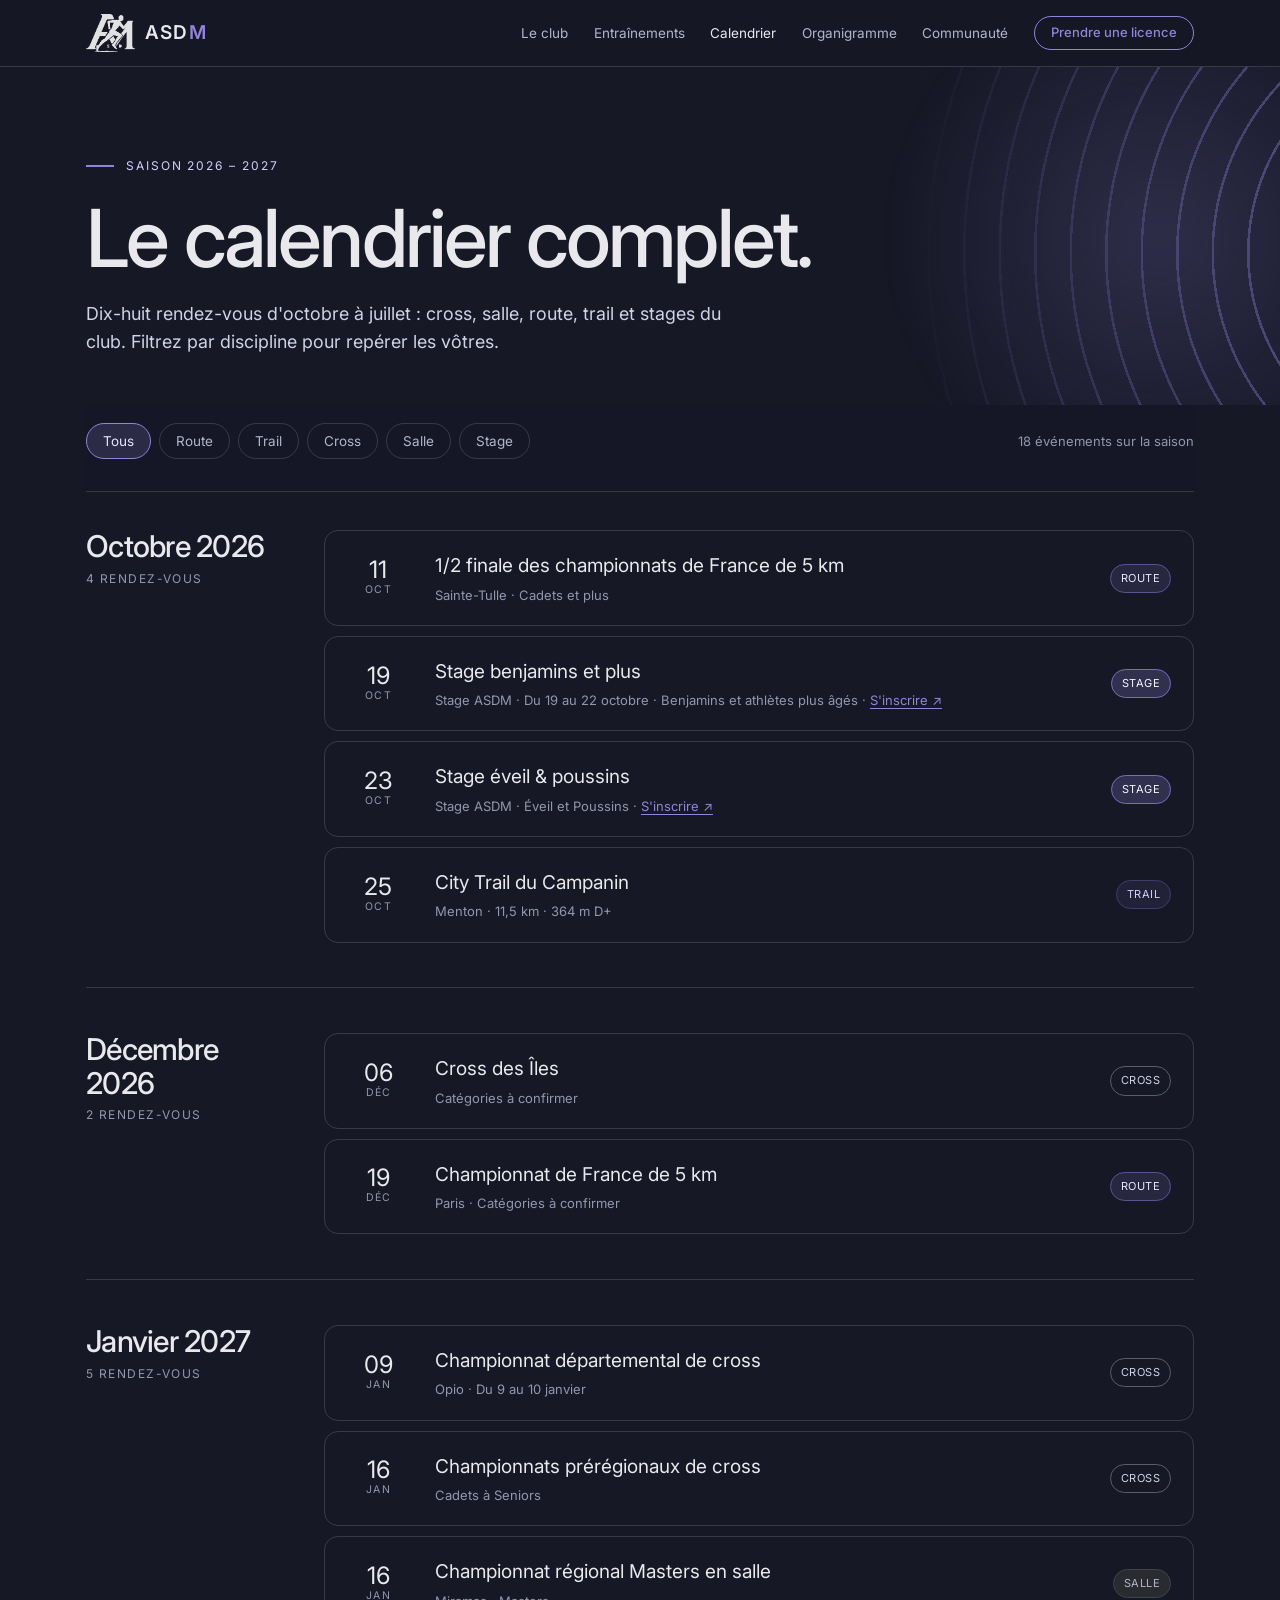
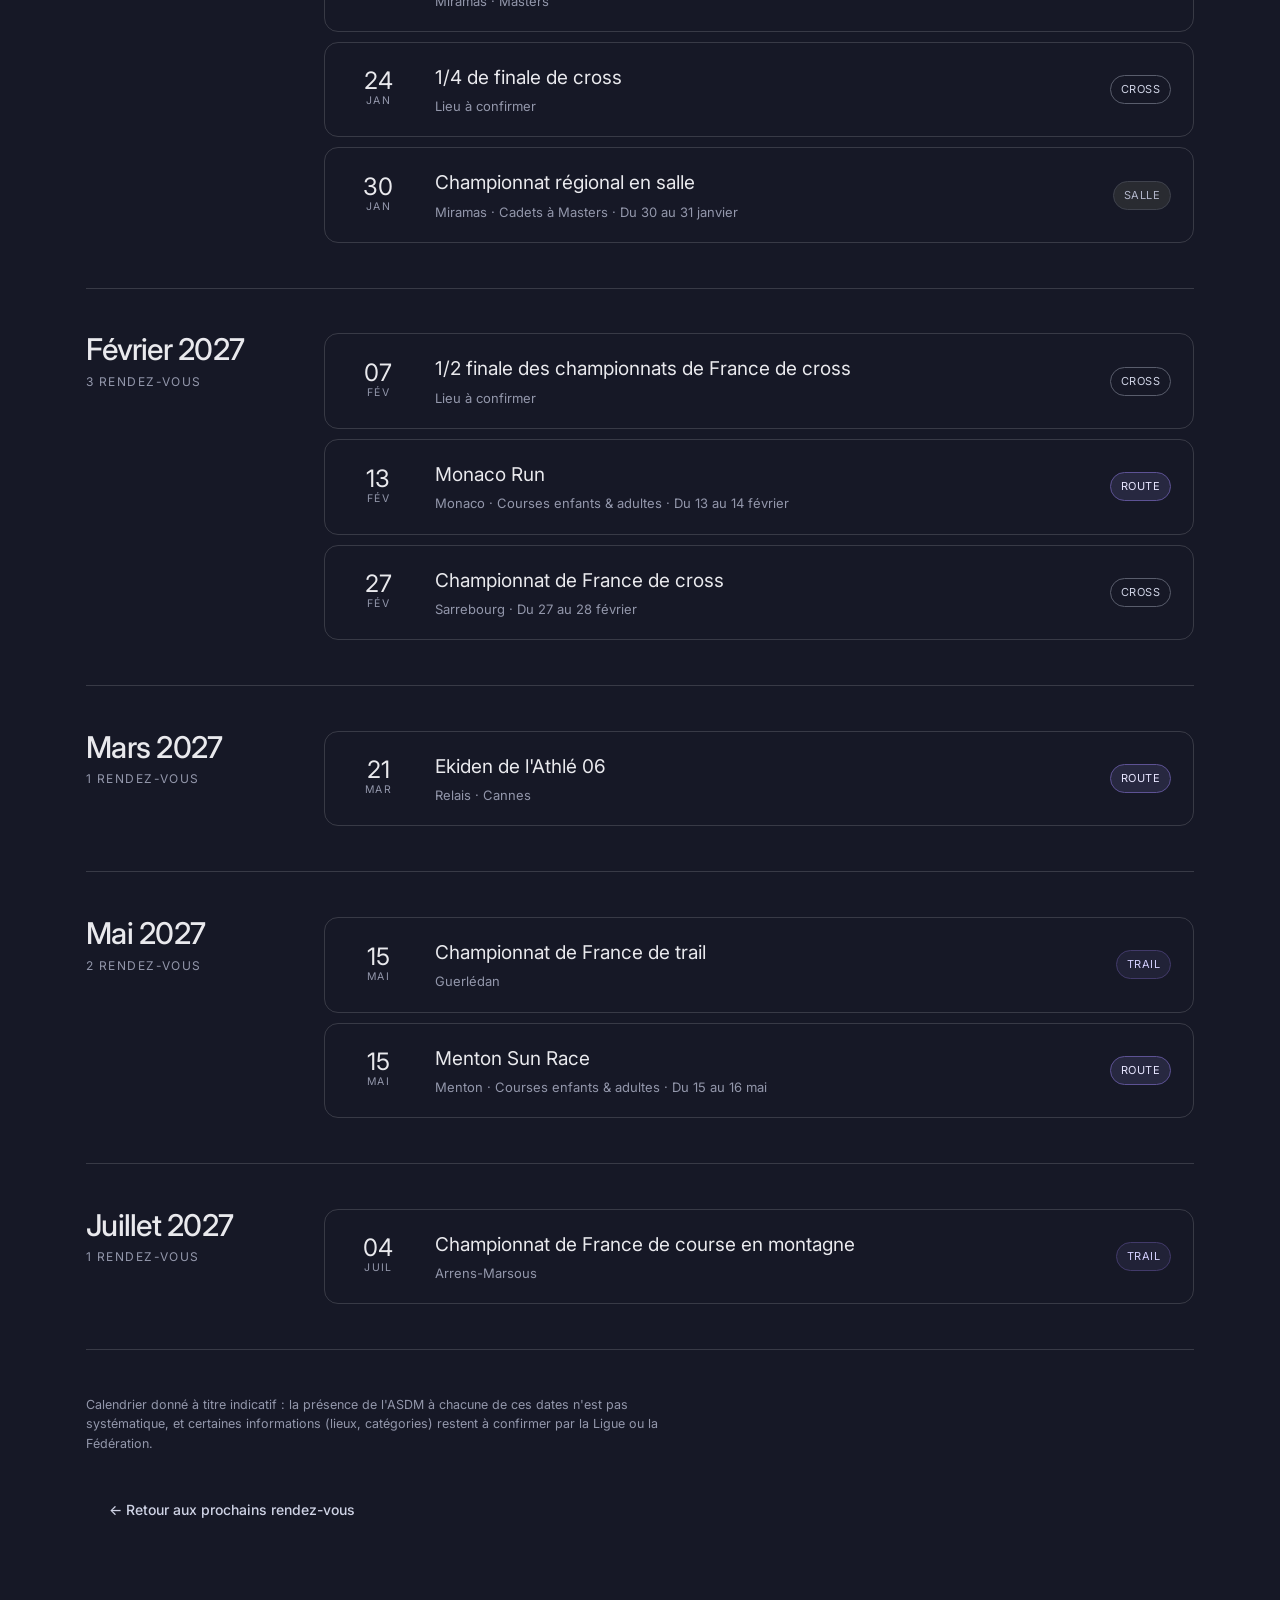
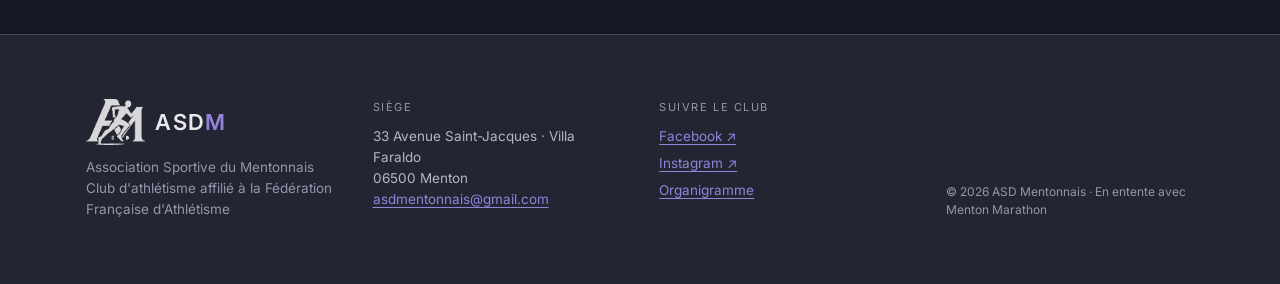
<file: calendrier.html>
<!DOCTYPE html>
<html lang="fr">
<head>
<meta charset="UTF-8">
<meta name="viewport" content="width=device-width, initial-scale=1.0">
<title>Calendrier — ASD Mentonnais</title>
<meta name="description" content="Le calendrier complet de la saison 2026-2027 de l'ASD Mentonnais : cross, salle, route, trail et stages.">
<link rel="icon" href="assets/favicon.png" type="image/png">
<link rel="stylesheet" href="assets/nocturne.css">
<link rel="stylesheet" href="assets/site.css">
</head>
<body style="background: var(--color-bg); color: var(--color-text); font-family: var(--font-body); overflow-x: hidden">

<a href="#top" class="skip-link">Aller au contenu</a>

<header style="position: sticky; top: 0; z-index: 20; backdrop-filter: blur(14px); background: color-mix(in srgb, var(--color-bg) 82%, transparent); border-bottom: 1px solid var(--color-divider)">
  <nav style="max-width: 1220px; margin: 0 auto; padding: 14px clamp(20px, 5vw, 56px); display: flex; align-items: center; gap: 28px; flex-wrap: wrap">
    <a href="index.html" style="display: flex; align-items: center; gap: 10px; text-decoration: none; color: var(--color-text); font-family: var(--font-heading); font-size: 19px; letter-spacing: 0.06em; font-weight: 600">
      <img src="assets/logo-mark.png" alt="" style="height: 38px; width: auto; filter: brightness(0) invert(0.93); opacity: 0.95">
      <span>ASD<span style="color: var(--color-accent)">M</span></span>
    </a>
    <div style="flex: 1"></div>
    <div style="display: flex; align-items: center; gap: clamp(14px, 2vw, 26px); flex-wrap: wrap; font-size: 13.5px">
      <a href="index.html#club" class="nav-link">Le club</a>
      <a href="index.html#entrainements" class="nav-link">Entraînements</a>
      <a href="#top" class="nav-link" aria-current="page">Calendrier</a>
      <a href="organigramme.html" class="nav-link">Organigramme</a>
      <a href="index.html#communaute" class="nav-link">Communauté</a>
      <a href="index.html#contact" class="btn btn-primary" style="font-size: 13px; padding: 8px 16px; border-radius: 999px">Prendre une licence</a>
    </div>
  </nav>
</header>

<main>

  <section id="top" style="position: relative; overflow: hidden">
    <div style="position: absolute; inset: 0; overflow: hidden; pointer-events: none" aria-hidden="true">
      <div style="position: absolute; top: 55%; right: calc(-870px - max(0px, (100vw - 1220px) / 2)); width: 1440px; height: 1440px; transform: translateY(-50%); border-radius: 50%; background: repeating-radial-gradient(circle at 50% 50%, transparent 0 33px, var(--color-accent) 33px 35.5px); -webkit-mask-image: linear-gradient(to left, #000 30%, transparent 88%); mask-image: linear-gradient(to left, #000 30%, transparent 88%); opacity: 0.9"></div>
      <div style="position: absolute; top: -140px; right: calc(-160px - max(0px, (100vw - 1220px) / 2)); width: 620px; height: 620px; border-radius: 50%; background: radial-gradient(circle, color-mix(in srgb, var(--color-accent) 20%, transparent), transparent 62%); filter: blur(12px)"></div>
    </div>
    <div style="position: relative; max-width: 1220px; margin: 0 auto; padding: clamp(48px, 7vw, 92px) clamp(20px, 5vw, 56px) clamp(28px, 4vw, 48px)">
    <div style="animation: asdmRise 0.6s ease both">
      <div style="display: flex; align-items: center; gap: 12px; margin-bottom: 24px">
        <span style="width: 28px; height: 2px; background: var(--color-accent); display: block"></span>
        <span style="font-size: 12px; letter-spacing: 0.16em; text-transform: uppercase; color: var(--color-accent-300)">Saison 2026 – 2027</span>
      </div>
      <h1 style="font-size: clamp(38px, 6.4vw, 80px); line-height: 0.98; letter-spacing: -0.035em; margin: 0 0 22px; max-width: 16ch; text-wrap: balance">Le calendrier complet.</h1>
      <p style="font-size: clamp(16px, 1.4vw, 18px); line-height: 1.6; max-width: 58ch; color: var(--color-neutral-300); margin: 0">Dix-huit rendez-vous d'octobre à juillet : cross, salle, route, trail et stages du club. Filtrez par discipline pour repérer les vôtres.</p>
    </div>
    </div>
  </section>

  <section style="max-width: 1220px; margin: 0 auto; padding: 0 clamp(20px, 5vw, 56px) clamp(60px, 8vw, 110px)">
    <div data-role="cal-filters" style="display: flex; flex-wrap: wrap; gap: 8px; align-items: center; padding: 18px 0 clamp(22px, 3vw, 32px); border-bottom: 1px solid var(--color-divider); margin-bottom: clamp(24px, 3vw, 40px); position: sticky; top: 58px; background: color-mix(in srgb, var(--color-bg) 92%, transparent); backdrop-filter: blur(10px); z-index: 10">
      <button type="button" class="pill-btn is-active" data-kind="Tous">Tous</button>
      <button type="button" class="pill-btn" data-kind="Route">Route</button>
      <button type="button" class="pill-btn" data-kind="Trail">Trail</button>
      <button type="button" class="pill-btn" data-kind="Cross">Cross</button>
      <button type="button" class="pill-btn" data-kind="Salle">Salle</button>
      <button type="button" class="pill-btn" data-kind="Stage">Stage</button>
      <span style="flex: 1"></span>
      <span data-role="cal-result-label" style="font-size: 13px; color: var(--color-neutral-500)">18 événements sur la saison</span>
    </div>

    <div data-role="cal-month" style="display: grid; grid-template-columns: minmax(0, 200px) minmax(0, 1fr); gap: clamp(14px, 3vw, 40px); padding-bottom: clamp(26px, 3.5vw, 48px); margin-bottom: clamp(26px, 3.5vw, 48px); border-bottom: 1px solid var(--color-divider)">
      <div style="position: sticky; top: 132px; align-self: start">
        <h2 style="font-size: clamp(22px, 2.6vw, 30px); letter-spacing: -0.025em; margin: 0 0 6px">Octobre 2026</h2>
        <div style="font-size: 12px; letter-spacing: 0.12em; text-transform: uppercase; color: var(--color-neutral-500)">4 rendez-vous</div>
      </div>
      <div style="display: flex; flex-direction: column; gap: 10px">
        <div data-kind-event="Route" class="cal-event-card" style="display: grid; grid-template-columns: 62px minmax(0, 1fr) auto; gap: clamp(12px, 2vw, 26px); align-items: center; border: 1px solid var(--color-divider); border-radius: var(--radius-lg); padding: clamp(14px, 1.8vw, 20px) clamp(14px, 2vw, 22px)">
          <div style="text-align: center"><div style="font-family: var(--font-heading); font-size: 24px; line-height: 1">11</div><div style="font-size: 10.5px; letter-spacing: 0.12em; text-transform: uppercase; color: var(--color-neutral-500)">Oct</div></div>
          <div><div style="font-family: var(--font-heading); font-size: clamp(16px, 1.8vw, 19px); margin-bottom: 4px; text-wrap: pretty">1/2 finale des championnats de France de 5 km</div><div style="font-size: 13px; color: var(--color-neutral-500)">Sainte-Tulle · Cadets et plus</div></div>
          <span style="font-size: 11px; letter-spacing: 0.04em; text-transform: uppercase; white-space: nowrap; padding: 5px 10px; border-radius: 999px; border: 1px solid var(--color-accent-700); color: var(--color-accent-200); background: color-mix(in srgb, var(--color-accent) 14%, transparent)">Route</span>
        </div>
        <div data-kind-event="Stage" class="cal-event-card" style="display: grid; grid-template-columns: 62px minmax(0, 1fr) auto; gap: clamp(12px, 2vw, 26px); align-items: center; border: 1px solid var(--color-divider); border-radius: var(--radius-lg); padding: clamp(14px, 1.8vw, 20px) clamp(14px, 2vw, 22px)">
          <div style="text-align: center"><div style="font-family: var(--font-heading); font-size: 24px; line-height: 1">19</div><div style="font-size: 10.5px; letter-spacing: 0.12em; text-transform: uppercase; color: var(--color-neutral-500)">Oct</div></div>
          <div><div style="font-family: var(--font-heading); font-size: clamp(16px, 1.8vw, 19px); margin-bottom: 4px; text-wrap: pretty">Stage benjamins et plus</div><div style="font-size: 13px; color: var(--color-neutral-500)">Stage ASDM · Du 19 au 22 octobre · Benjamins et athlètes plus âgés · <a href="https://docs.google.com/forms/d/e/1FAIpQLSeqJlOaGj3S2Nbtz5PzDqBVN8DfbaLBc8Jn0gbM29yFO0RAEg/viewform" target="_blank" rel="noopener">S'inscrire ↗</a></div></div>
          <span style="font-size: 11px; letter-spacing: 0.04em; text-transform: uppercase; white-space: nowrap; padding: 5px 10px; border-radius: 999px; border: 1px solid var(--color-accent-600); color: var(--color-accent-100); background: color-mix(in srgb, var(--color-accent) 22%, transparent)">Stage</span>
        </div>
        <div data-kind-event="Stage" class="cal-event-card" style="display: grid; grid-template-columns: 62px minmax(0, 1fr) auto; gap: clamp(12px, 2vw, 26px); align-items: center; border: 1px solid var(--color-divider); border-radius: var(--radius-lg); padding: clamp(14px, 1.8vw, 20px) clamp(14px, 2vw, 22px)">
          <div style="text-align: center"><div style="font-family: var(--font-heading); font-size: 24px; line-height: 1">23</div><div style="font-size: 10.5px; letter-spacing: 0.12em; text-transform: uppercase; color: var(--color-neutral-500)">Oct</div></div>
          <div><div style="font-family: var(--font-heading); font-size: clamp(16px, 1.8vw, 19px); margin-bottom: 4px; text-wrap: pretty">Stage éveil &amp; poussins</div><div style="font-size: 13px; color: var(--color-neutral-500)">Stage ASDM · Éveil et Poussins · <a href="https://forms.gle/Y968ykkn4vJHnEpk7" target="_blank" rel="noopener">S'inscrire ↗</a></div></div>
          <span style="font-size: 11px; letter-spacing: 0.04em; text-transform: uppercase; white-space: nowrap; padding: 5px 10px; border-radius: 999px; border: 1px solid var(--color-accent-600); color: var(--color-accent-100); background: color-mix(in srgb, var(--color-accent) 22%, transparent)">Stage</span>
        </div>
        <div data-kind-event="Trail" class="cal-event-card" style="display: grid; grid-template-columns: 62px minmax(0, 1fr) auto; gap: clamp(12px, 2vw, 26px); align-items: center; border: 1px solid var(--color-divider); border-radius: var(--radius-lg); padding: clamp(14px, 1.8vw, 20px) clamp(14px, 2vw, 22px)">
          <div style="text-align: center"><div style="font-family: var(--font-heading); font-size: 24px; line-height: 1">25</div><div style="font-size: 10.5px; letter-spacing: 0.12em; text-transform: uppercase; color: var(--color-neutral-500)">Oct</div></div>
          <div><div style="font-family: var(--font-heading); font-size: clamp(16px, 1.8vw, 19px); margin-bottom: 4px; text-wrap: pretty">City Trail du Campanin</div><div style="font-size: 13px; color: var(--color-neutral-500)">Menton · 11,5 km · 364 m D+</div></div>
          <span style="font-size: 11px; letter-spacing: 0.04em; text-transform: uppercase; white-space: nowrap; padding: 5px 10px; border-radius: 999px; border: 1px solid var(--color-accent-800); color: var(--color-accent-300); background: color-mix(in srgb, var(--color-accent) 9%, transparent)">Trail</span>
        </div>
      </div>
    </div>

    <div data-role="cal-month" style="display: grid; grid-template-columns: minmax(0, 200px) minmax(0, 1fr); gap: clamp(14px, 3vw, 40px); padding-bottom: clamp(26px, 3.5vw, 48px); margin-bottom: clamp(26px, 3.5vw, 48px); border-bottom: 1px solid var(--color-divider)">
      <div style="position: sticky; top: 132px; align-self: start">
        <h2 style="font-size: clamp(22px, 2.6vw, 30px); letter-spacing: -0.025em; margin: 0 0 6px">Décembre 2026</h2>
        <div style="font-size: 12px; letter-spacing: 0.12em; text-transform: uppercase; color: var(--color-neutral-500)">2 rendez-vous</div>
      </div>
      <div style="display: flex; flex-direction: column; gap: 10px">
        <div data-kind-event="Cross" class="cal-event-card" style="display: grid; grid-template-columns: 62px minmax(0, 1fr) auto; gap: clamp(12px, 2vw, 26px); align-items: center; border: 1px solid var(--color-divider); border-radius: var(--radius-lg); padding: clamp(14px, 1.8vw, 20px) clamp(14px, 2vw, 22px)">
          <div style="text-align: center"><div style="font-family: var(--font-heading); font-size: 24px; line-height: 1">06</div><div style="font-size: 10.5px; letter-spacing: 0.12em; text-transform: uppercase; color: var(--color-neutral-500)">Déc</div></div>
          <div><div style="font-family: var(--font-heading); font-size: clamp(16px, 1.8vw, 19px); margin-bottom: 4px; text-wrap: pretty">Cross des Îles</div><div style="font-size: 13px; color: var(--color-neutral-500)">Catégories à confirmer</div></div>
          <span style="font-size: 11px; letter-spacing: 0.04em; text-transform: uppercase; white-space: nowrap; padding: 5px 10px; border-radius: 999px; border: 1px solid var(--color-neutral-700); color: var(--color-neutral-300); background: transparent">Cross</span>
        </div>
        <div data-kind-event="Route" class="cal-event-card" style="display: grid; grid-template-columns: 62px minmax(0, 1fr) auto; gap: clamp(12px, 2vw, 26px); align-items: center; border: 1px solid var(--color-divider); border-radius: var(--radius-lg); padding: clamp(14px, 1.8vw, 20px) clamp(14px, 2vw, 22px)">
          <div style="text-align: center"><div style="font-family: var(--font-heading); font-size: 24px; line-height: 1">19</div><div style="font-size: 10.5px; letter-spacing: 0.12em; text-transform: uppercase; color: var(--color-neutral-500)">Déc</div></div>
          <div><div style="font-family: var(--font-heading); font-size: clamp(16px, 1.8vw, 19px); margin-bottom: 4px; text-wrap: pretty">Championnat de France de 5 km</div><div style="font-size: 13px; color: var(--color-neutral-500)">Paris · Catégories à confirmer</div></div>
          <span style="font-size: 11px; letter-spacing: 0.04em; text-transform: uppercase; white-space: nowrap; padding: 5px 10px; border-radius: 999px; border: 1px solid var(--color-accent-700); color: var(--color-accent-200); background: color-mix(in srgb, var(--color-accent) 14%, transparent)">Route</span>
        </div>
      </div>
    </div>

    <div data-role="cal-month" style="display: grid; grid-template-columns: minmax(0, 200px) minmax(0, 1fr); gap: clamp(14px, 3vw, 40px); padding-bottom: clamp(26px, 3.5vw, 48px); margin-bottom: clamp(26px, 3.5vw, 48px); border-bottom: 1px solid var(--color-divider)">
      <div style="position: sticky; top: 132px; align-self: start">
        <h2 style="font-size: clamp(22px, 2.6vw, 30px); letter-spacing: -0.025em; margin: 0 0 6px">Janvier 2027</h2>
        <div style="font-size: 12px; letter-spacing: 0.12em; text-transform: uppercase; color: var(--color-neutral-500)">5 rendez-vous</div>
      </div>
      <div style="display: flex; flex-direction: column; gap: 10px">
        <div data-kind-event="Cross" class="cal-event-card" style="display: grid; grid-template-columns: 62px minmax(0, 1fr) auto; gap: clamp(12px, 2vw, 26px); align-items: center; border: 1px solid var(--color-divider); border-radius: var(--radius-lg); padding: clamp(14px, 1.8vw, 20px) clamp(14px, 2vw, 22px)">
          <div style="text-align: center"><div style="font-family: var(--font-heading); font-size: 24px; line-height: 1">09</div><div style="font-size: 10.5px; letter-spacing: 0.12em; text-transform: uppercase; color: var(--color-neutral-500)">Jan</div></div>
          <div><div style="font-family: var(--font-heading); font-size: clamp(16px, 1.8vw, 19px); margin-bottom: 4px; text-wrap: pretty">Championnat départemental de cross</div><div style="font-size: 13px; color: var(--color-neutral-500)">Opio · Du 9 au 10 janvier</div></div>
          <span style="font-size: 11px; letter-spacing: 0.04em; text-transform: uppercase; white-space: nowrap; padding: 5px 10px; border-radius: 999px; border: 1px solid var(--color-neutral-700); color: var(--color-neutral-300); background: transparent">Cross</span>
        </div>
        <div data-kind-event="Cross" class="cal-event-card" style="display: grid; grid-template-columns: 62px minmax(0, 1fr) auto; gap: clamp(12px, 2vw, 26px); align-items: center; border: 1px solid var(--color-divider); border-radius: var(--radius-lg); padding: clamp(14px, 1.8vw, 20px) clamp(14px, 2vw, 22px)">
          <div style="text-align: center"><div style="font-family: var(--font-heading); font-size: 24px; line-height: 1">16</div><div style="font-size: 10.5px; letter-spacing: 0.12em; text-transform: uppercase; color: var(--color-neutral-500)">Jan</div></div>
          <div><div style="font-family: var(--font-heading); font-size: clamp(16px, 1.8vw, 19px); margin-bottom: 4px; text-wrap: pretty">Championnats prérégionaux de cross</div><div style="font-size: 13px; color: var(--color-neutral-500)">Cadets à Seniors</div></div>
          <span style="font-size: 11px; letter-spacing: 0.04em; text-transform: uppercase; white-space: nowrap; padding: 5px 10px; border-radius: 999px; border: 1px solid var(--color-neutral-700); color: var(--color-neutral-300); background: transparent">Cross</span>
        </div>
        <div data-kind-event="Salle" class="cal-event-card" style="display: grid; grid-template-columns: 62px minmax(0, 1fr) auto; gap: clamp(12px, 2vw, 26px); align-items: center; border: 1px solid var(--color-divider); border-radius: var(--radius-lg); padding: clamp(14px, 1.8vw, 20px) clamp(14px, 2vw, 22px)">
          <div style="text-align: center"><div style="font-family: var(--font-heading); font-size: 24px; line-height: 1">16</div><div style="font-size: 10.5px; letter-spacing: 0.12em; text-transform: uppercase; color: var(--color-neutral-500)">Jan</div></div>
          <div><div style="font-family: var(--font-heading); font-size: clamp(16px, 1.8vw, 19px); margin-bottom: 4px; text-wrap: pretty">Championnat régional Masters en salle</div><div style="font-size: 13px; color: var(--color-neutral-500)">Miramas · Masters</div></div>
          <span style="font-size: 11px; letter-spacing: 0.04em; text-transform: uppercase; white-space: nowrap; padding: 5px 10px; border-radius: 999px; border: 1px solid var(--color-neutral-800); color: var(--color-neutral-400); background: var(--color-neutral-900)">Salle</span>
        </div>
        <div data-kind-event="Cross" class="cal-event-card" style="display: grid; grid-template-columns: 62px minmax(0, 1fr) auto; gap: clamp(12px, 2vw, 26px); align-items: center; border: 1px solid var(--color-divider); border-radius: var(--radius-lg); padding: clamp(14px, 1.8vw, 20px) clamp(14px, 2vw, 22px)">
          <div style="text-align: center"><div style="font-family: var(--font-heading); font-size: 24px; line-height: 1">24</div><div style="font-size: 10.5px; letter-spacing: 0.12em; text-transform: uppercase; color: var(--color-neutral-500)">Jan</div></div>
          <div><div style="font-family: var(--font-heading); font-size: clamp(16px, 1.8vw, 19px); margin-bottom: 4px; text-wrap: pretty">1/4 de finale de cross</div><div style="font-size: 13px; color: var(--color-neutral-500)">Lieu à confirmer</div></div>
          <span style="font-size: 11px; letter-spacing: 0.04em; text-transform: uppercase; white-space: nowrap; padding: 5px 10px; border-radius: 999px; border: 1px solid var(--color-neutral-700); color: var(--color-neutral-300); background: transparent">Cross</span>
        </div>
        <div data-kind-event="Salle" class="cal-event-card" style="display: grid; grid-template-columns: 62px minmax(0, 1fr) auto; gap: clamp(12px, 2vw, 26px); align-items: center; border: 1px solid var(--color-divider); border-radius: var(--radius-lg); padding: clamp(14px, 1.8vw, 20px) clamp(14px, 2vw, 22px)">
          <div style="text-align: center"><div style="font-family: var(--font-heading); font-size: 24px; line-height: 1">30</div><div style="font-size: 10.5px; letter-spacing: 0.12em; text-transform: uppercase; color: var(--color-neutral-500)">Jan</div></div>
          <div><div style="font-family: var(--font-heading); font-size: clamp(16px, 1.8vw, 19px); margin-bottom: 4px; text-wrap: pretty">Championnat régional en salle</div><div style="font-size: 13px; color: var(--color-neutral-500)">Miramas · Cadets à Masters · Du 30 au 31 janvier</div></div>
          <span style="font-size: 11px; letter-spacing: 0.04em; text-transform: uppercase; white-space: nowrap; padding: 5px 10px; border-radius: 999px; border: 1px solid var(--color-neutral-800); color: var(--color-neutral-400); background: var(--color-neutral-900)">Salle</span>
        </div>
      </div>
    </div>

    <div data-role="cal-month" style="display: grid; grid-template-columns: minmax(0, 200px) minmax(0, 1fr); gap: clamp(14px, 3vw, 40px); padding-bottom: clamp(26px, 3.5vw, 48px); margin-bottom: clamp(26px, 3.5vw, 48px); border-bottom: 1px solid var(--color-divider)">
      <div style="position: sticky; top: 132px; align-self: start">
        <h2 style="font-size: clamp(22px, 2.6vw, 30px); letter-spacing: -0.025em; margin: 0 0 6px">Février 2027</h2>
        <div style="font-size: 12px; letter-spacing: 0.12em; text-transform: uppercase; color: var(--color-neutral-500)">3 rendez-vous</div>
      </div>
      <div style="display: flex; flex-direction: column; gap: 10px">
        <div data-kind-event="Cross" class="cal-event-card" style="display: grid; grid-template-columns: 62px minmax(0, 1fr) auto; gap: clamp(12px, 2vw, 26px); align-items: center; border: 1px solid var(--color-divider); border-radius: var(--radius-lg); padding: clamp(14px, 1.8vw, 20px) clamp(14px, 2vw, 22px)">
          <div style="text-align: center"><div style="font-family: var(--font-heading); font-size: 24px; line-height: 1">07</div><div style="font-size: 10.5px; letter-spacing: 0.12em; text-transform: uppercase; color: var(--color-neutral-500)">Fév</div></div>
          <div><div style="font-family: var(--font-heading); font-size: clamp(16px, 1.8vw, 19px); margin-bottom: 4px; text-wrap: pretty">1/2 finale des championnats de France de cross</div><div style="font-size: 13px; color: var(--color-neutral-500)">Lieu à confirmer</div></div>
          <span style="font-size: 11px; letter-spacing: 0.04em; text-transform: uppercase; white-space: nowrap; padding: 5px 10px; border-radius: 999px; border: 1px solid var(--color-neutral-700); color: var(--color-neutral-300); background: transparent">Cross</span>
        </div>
        <div data-kind-event="Route" class="cal-event-card" style="display: grid; grid-template-columns: 62px minmax(0, 1fr) auto; gap: clamp(12px, 2vw, 26px); align-items: center; border: 1px solid var(--color-divider); border-radius: var(--radius-lg); padding: clamp(14px, 1.8vw, 20px) clamp(14px, 2vw, 22px)">
          <div style="text-align: center"><div style="font-family: var(--font-heading); font-size: 24px; line-height: 1">13</div><div style="font-size: 10.5px; letter-spacing: 0.12em; text-transform: uppercase; color: var(--color-neutral-500)">Fév</div></div>
          <div><div style="font-family: var(--font-heading); font-size: clamp(16px, 1.8vw, 19px); margin-bottom: 4px; text-wrap: pretty">Monaco Run</div><div style="font-size: 13px; color: var(--color-neutral-500)">Monaco · Courses enfants &amp; adultes · Du 13 au 14 février</div></div>
          <span style="font-size: 11px; letter-spacing: 0.04em; text-transform: uppercase; white-space: nowrap; padding: 5px 10px; border-radius: 999px; border: 1px solid var(--color-accent-700); color: var(--color-accent-200); background: color-mix(in srgb, var(--color-accent) 14%, transparent)">Route</span>
        </div>
        <div data-kind-event="Cross" class="cal-event-card" style="display: grid; grid-template-columns: 62px minmax(0, 1fr) auto; gap: clamp(12px, 2vw, 26px); align-items: center; border: 1px solid var(--color-divider); border-radius: var(--radius-lg); padding: clamp(14px, 1.8vw, 20px) clamp(14px, 2vw, 22px)">
          <div style="text-align: center"><div style="font-family: var(--font-heading); font-size: 24px; line-height: 1">27</div><div style="font-size: 10.5px; letter-spacing: 0.12em; text-transform: uppercase; color: var(--color-neutral-500)">Fév</div></div>
          <div><div style="font-family: var(--font-heading); font-size: clamp(16px, 1.8vw, 19px); margin-bottom: 4px; text-wrap: pretty">Championnat de France de cross</div><div style="font-size: 13px; color: var(--color-neutral-500)">Sarrebourg · Du 27 au 28 février</div></div>
          <span style="font-size: 11px; letter-spacing: 0.04em; text-transform: uppercase; white-space: nowrap; padding: 5px 10px; border-radius: 999px; border: 1px solid var(--color-neutral-700); color: var(--color-neutral-300); background: transparent">Cross</span>
        </div>
      </div>
    </div>

    <div data-role="cal-month" style="display: grid; grid-template-columns: minmax(0, 200px) minmax(0, 1fr); gap: clamp(14px, 3vw, 40px); padding-bottom: clamp(26px, 3.5vw, 48px); margin-bottom: clamp(26px, 3.5vw, 48px); border-bottom: 1px solid var(--color-divider)">
      <div style="position: sticky; top: 132px; align-self: start">
        <h2 style="font-size: clamp(22px, 2.6vw, 30px); letter-spacing: -0.025em; margin: 0 0 6px">Mars 2027</h2>
        <div style="font-size: 12px; letter-spacing: 0.12em; text-transform: uppercase; color: var(--color-neutral-500)">1 rendez-vous</div>
      </div>
      <div style="display: flex; flex-direction: column; gap: 10px">
        <div data-kind-event="Route" class="cal-event-card" style="display: grid; grid-template-columns: 62px minmax(0, 1fr) auto; gap: clamp(12px, 2vw, 26px); align-items: center; border: 1px solid var(--color-divider); border-radius: var(--radius-lg); padding: clamp(14px, 1.8vw, 20px) clamp(14px, 2vw, 22px)">
          <div style="text-align: center"><div style="font-family: var(--font-heading); font-size: 24px; line-height: 1">21</div><div style="font-size: 10.5px; letter-spacing: 0.12em; text-transform: uppercase; color: var(--color-neutral-500)">Mar</div></div>
          <div><div style="font-family: var(--font-heading); font-size: clamp(16px, 1.8vw, 19px); margin-bottom: 4px; text-wrap: pretty">Ekiden de l'Athlé 06</div><div style="font-size: 13px; color: var(--color-neutral-500)">Relais · Cannes</div></div>
          <span style="font-size: 11px; letter-spacing: 0.04em; text-transform: uppercase; white-space: nowrap; padding: 5px 10px; border-radius: 999px; border: 1px solid var(--color-accent-700); color: var(--color-accent-200); background: color-mix(in srgb, var(--color-accent) 14%, transparent)">Route</span>
        </div>
      </div>
    </div>

    <div data-role="cal-month" style="display: grid; grid-template-columns: minmax(0, 200px) minmax(0, 1fr); gap: clamp(14px, 3vw, 40px); padding-bottom: clamp(26px, 3.5vw, 48px); margin-bottom: clamp(26px, 3.5vw, 48px); border-bottom: 1px solid var(--color-divider)">
      <div style="position: sticky; top: 132px; align-self: start">
        <h2 style="font-size: clamp(22px, 2.6vw, 30px); letter-spacing: -0.025em; margin: 0 0 6px">Mai 2027</h2>
        <div style="font-size: 12px; letter-spacing: 0.12em; text-transform: uppercase; color: var(--color-neutral-500)">2 rendez-vous</div>
      </div>
      <div style="display: flex; flex-direction: column; gap: 10px">
        <div data-kind-event="Trail" class="cal-event-card" style="display: grid; grid-template-columns: 62px minmax(0, 1fr) auto; gap: clamp(12px, 2vw, 26px); align-items: center; border: 1px solid var(--color-divider); border-radius: var(--radius-lg); padding: clamp(14px, 1.8vw, 20px) clamp(14px, 2vw, 22px)">
          <div style="text-align: center"><div style="font-family: var(--font-heading); font-size: 24px; line-height: 1">15</div><div style="font-size: 10.5px; letter-spacing: 0.12em; text-transform: uppercase; color: var(--color-neutral-500)">Mai</div></div>
          <div><div style="font-family: var(--font-heading); font-size: clamp(16px, 1.8vw, 19px); margin-bottom: 4px; text-wrap: pretty">Championnat de France de trail</div><div style="font-size: 13px; color: var(--color-neutral-500)">Guerlédan</div></div>
          <span style="font-size: 11px; letter-spacing: 0.04em; text-transform: uppercase; white-space: nowrap; padding: 5px 10px; border-radius: 999px; border: 1px solid var(--color-accent-800); color: var(--color-accent-300); background: color-mix(in srgb, var(--color-accent) 9%, transparent)">Trail</span>
        </div>
        <div data-kind-event="Route" class="cal-event-card" style="display: grid; grid-template-columns: 62px minmax(0, 1fr) auto; gap: clamp(12px, 2vw, 26px); align-items: center; border: 1px solid var(--color-divider); border-radius: var(--radius-lg); padding: clamp(14px, 1.8vw, 20px) clamp(14px, 2vw, 22px)">
          <div style="text-align: center"><div style="font-family: var(--font-heading); font-size: 24px; line-height: 1">15</div><div style="font-size: 10.5px; letter-spacing: 0.12em; text-transform: uppercase; color: var(--color-neutral-500)">Mai</div></div>
          <div><div style="font-family: var(--font-heading); font-size: clamp(16px, 1.8vw, 19px); margin-bottom: 4px; text-wrap: pretty">Menton Sun Race</div><div style="font-size: 13px; color: var(--color-neutral-500)">Menton · Courses enfants &amp; adultes · Du 15 au 16 mai</div></div>
          <span style="font-size: 11px; letter-spacing: 0.04em; text-transform: uppercase; white-space: nowrap; padding: 5px 10px; border-radius: 999px; border: 1px solid var(--color-accent-700); color: var(--color-accent-200); background: color-mix(in srgb, var(--color-accent) 14%, transparent)">Route</span>
        </div>
      </div>
    </div>

    <div data-role="cal-month" style="display: grid; grid-template-columns: minmax(0, 200px) minmax(0, 1fr); gap: clamp(14px, 3vw, 40px); padding-bottom: clamp(26px, 3.5vw, 48px); margin-bottom: clamp(26px, 3.5vw, 48px); border-bottom: 1px solid var(--color-divider)">
      <div style="position: sticky; top: 132px; align-self: start">
        <h2 style="font-size: clamp(22px, 2.6vw, 30px); letter-spacing: -0.025em; margin: 0 0 6px">Juillet 2027</h2>
        <div style="font-size: 12px; letter-spacing: 0.12em; text-transform: uppercase; color: var(--color-neutral-500)">1 rendez-vous</div>
      </div>
      <div style="display: flex; flex-direction: column; gap: 10px">
        <div data-kind-event="Trail" class="cal-event-card" style="display: grid; grid-template-columns: 62px minmax(0, 1fr) auto; gap: clamp(12px, 2vw, 26px); align-items: center; border: 1px solid var(--color-divider); border-radius: var(--radius-lg); padding: clamp(14px, 1.8vw, 20px) clamp(14px, 2vw, 22px)">
          <div style="text-align: center"><div style="font-family: var(--font-heading); font-size: 24px; line-height: 1">04</div><div style="font-size: 10.5px; letter-spacing: 0.12em; text-transform: uppercase; color: var(--color-neutral-500)">Juil</div></div>
          <div><div style="font-family: var(--font-heading); font-size: clamp(16px, 1.8vw, 19px); margin-bottom: 4px; text-wrap: pretty">Championnat de France de course en montagne</div><div style="font-size: 13px; color: var(--color-neutral-500)">Arrens-Marsous</div></div>
          <span style="font-size: 11px; letter-spacing: 0.04em; text-transform: uppercase; white-space: nowrap; padding: 5px 10px; border-radius: 999px; border: 1px solid var(--color-accent-800); color: var(--color-accent-300); background: color-mix(in srgb, var(--color-accent) 9%, transparent)">Trail</span>
        </div>
      </div>
    </div>

    <p style="font-size: 12.5px; color: var(--color-neutral-500); max-width: 76ch; margin: 0 0 clamp(24px, 3vw, 36px)">Calendrier donné à titre indicatif : la présence de l'ASDM à chacune de ces dates n'est pas systématique, et certaines informations (lieux, catégories) restent à confirmer par la Ligue ou la Fédération.</p>
    <a href="index.html#calendrier-teaser" class="btn btn-ghost" style="border-radius: 999px; padding: 12px 22px; font-size: 14px; color: var(--color-neutral-300)">← Retour aux prochains rendez-vous</a>
  </section>

</main>

<footer style="border-top: 1px solid var(--color-divider); background: var(--color-surface)">
  <div style="max-width: 1220px; margin: 0 auto; padding: clamp(40px, 5vw, 64px) clamp(20px, 5vw, 56px); display: grid; grid-template-columns: repeat(auto-fit, minmax(220px, 1fr)); gap: clamp(24px, 3vw, 40px)">
    <div>
      <div style="display: flex; align-items: center; gap: 10px; margin-bottom: 12px">
        <img src="assets/logo-mark.png" alt="Logo de l'ASD Mentonnais" style="height: 46px; width: auto; filter: brightness(0) invert(0.93); opacity: 0.9">
        <span style="font-family: var(--font-heading); font-size: 22px; letter-spacing: 0.06em; font-weight: 600">ASD<span style="color: var(--color-accent)">M</span></span>
      </div>
      <p style="font-size: 13.5px; color: var(--color-neutral-500); margin: 0">Association Sportive du Mentonnais<br>Club d'athlétisme affilié à la Fédération Française d'Athlétisme</p>
    </div>
    <div style="font-size: 13.5px; color: var(--color-neutral-400)">
      <div style="font-size: 11px; letter-spacing: 0.14em; text-transform: uppercase; color: var(--color-neutral-500); margin-bottom: 10px">Siège</div>
      33 Avenue Saint-Jacques · Villa Faraldo<br>06500 Menton<br>
      <a href="mailto:asdmentonnais@gmail.com" style="font-size: 13.5px">asdmentonnais@gmail.com</a>
    </div>
    <div style="font-size: 13.5px; color: var(--color-neutral-400)">
      <div style="font-size: 11px; letter-spacing: 0.14em; text-transform: uppercase; color: var(--color-neutral-500); margin-bottom: 10px">Suivre le club</div>
      <div style="display: flex; flex-direction: column; gap: 6px; align-items: flex-start">
        <a href="https://www.facebook.com/AsdMentonnaisAthletisme/" target="_blank" rel="noopener" style="font-size: 13.5px">Facebook ↗</a>
        <a href="https://www.instagram.com/asd_mentonnais/" target="_blank" rel="noopener" style="font-size: 13.5px">Instagram ↗</a>
        <a href="organigramme.html" style="font-size: 13.5px">Organigramme</a>
      </div>
    </div>
    <div style="font-size: 12px; color: var(--color-neutral-500); display: flex; align-items: flex-end">© 2026 ASD Mentonnais · En entente avec Menton Marathon</div>
  </div>
</footer>

<script src="assets/site.js"></script>
</body>
</html>
</file>
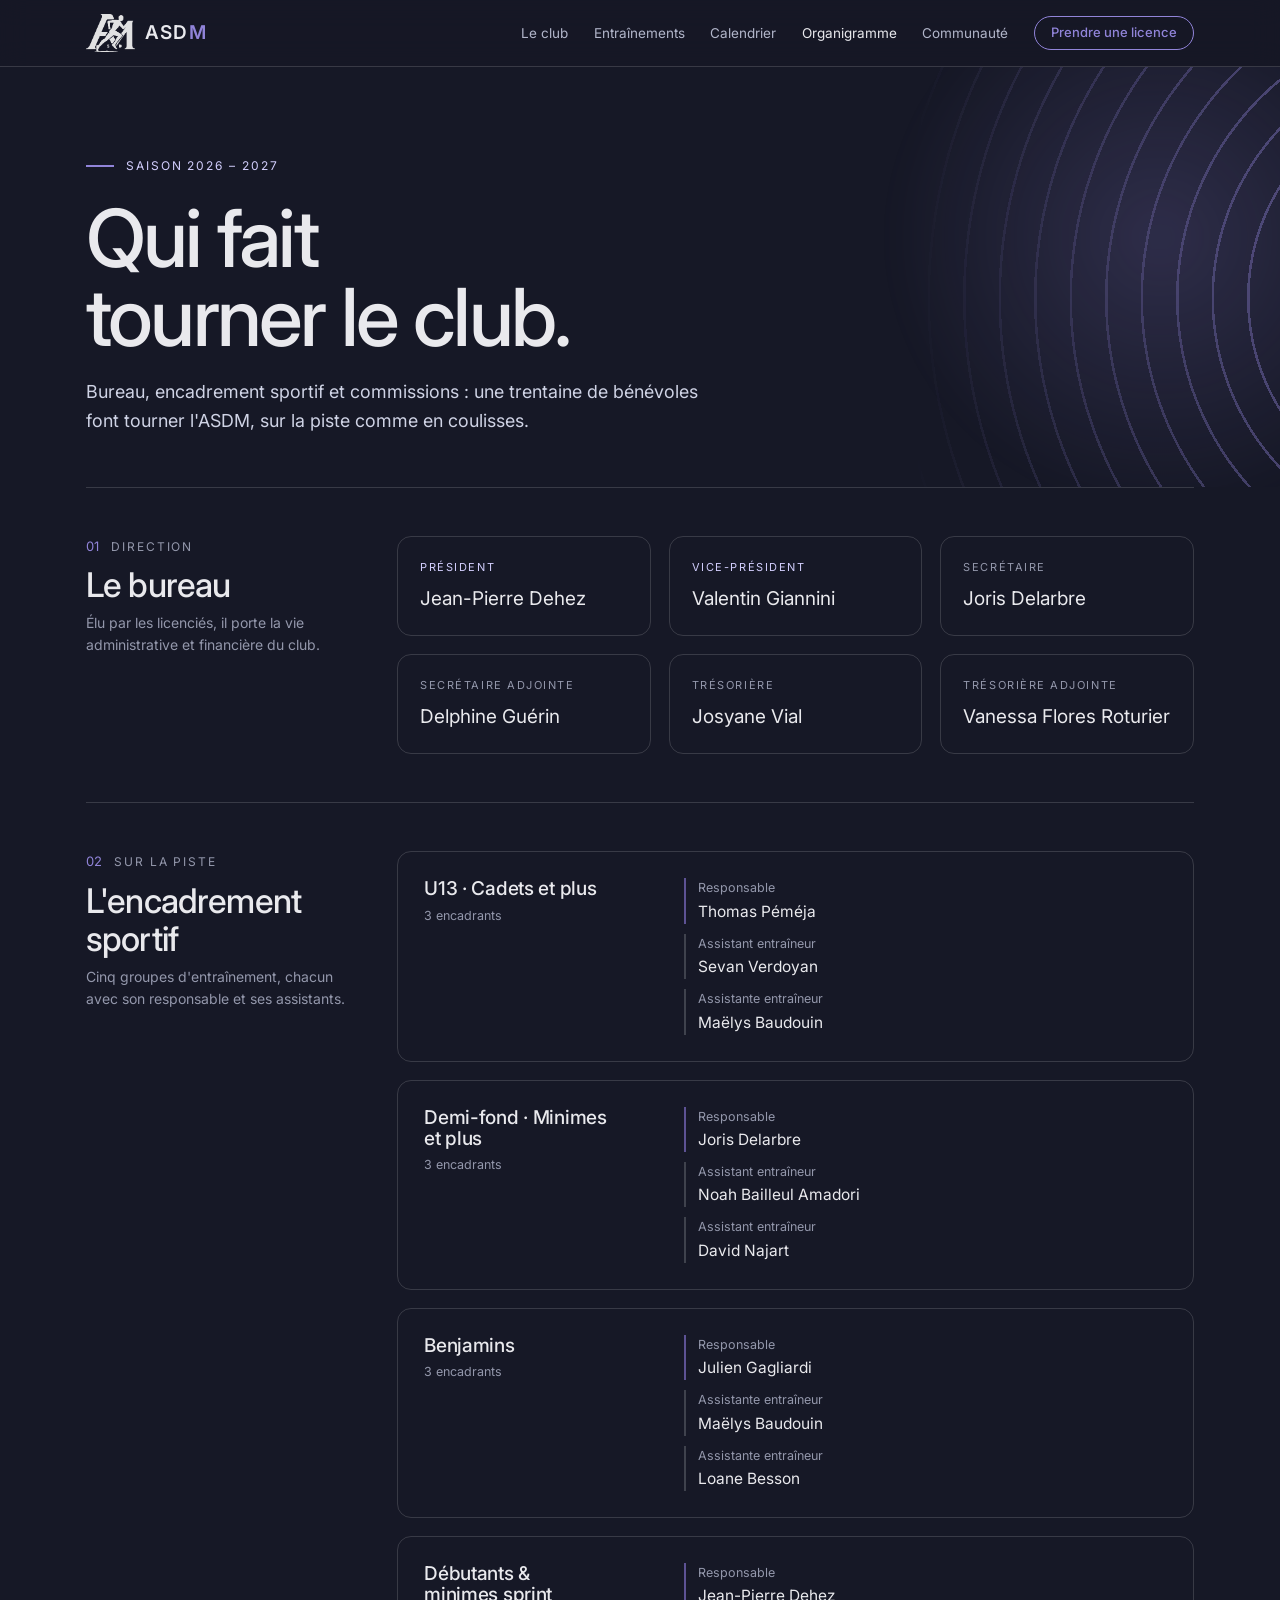
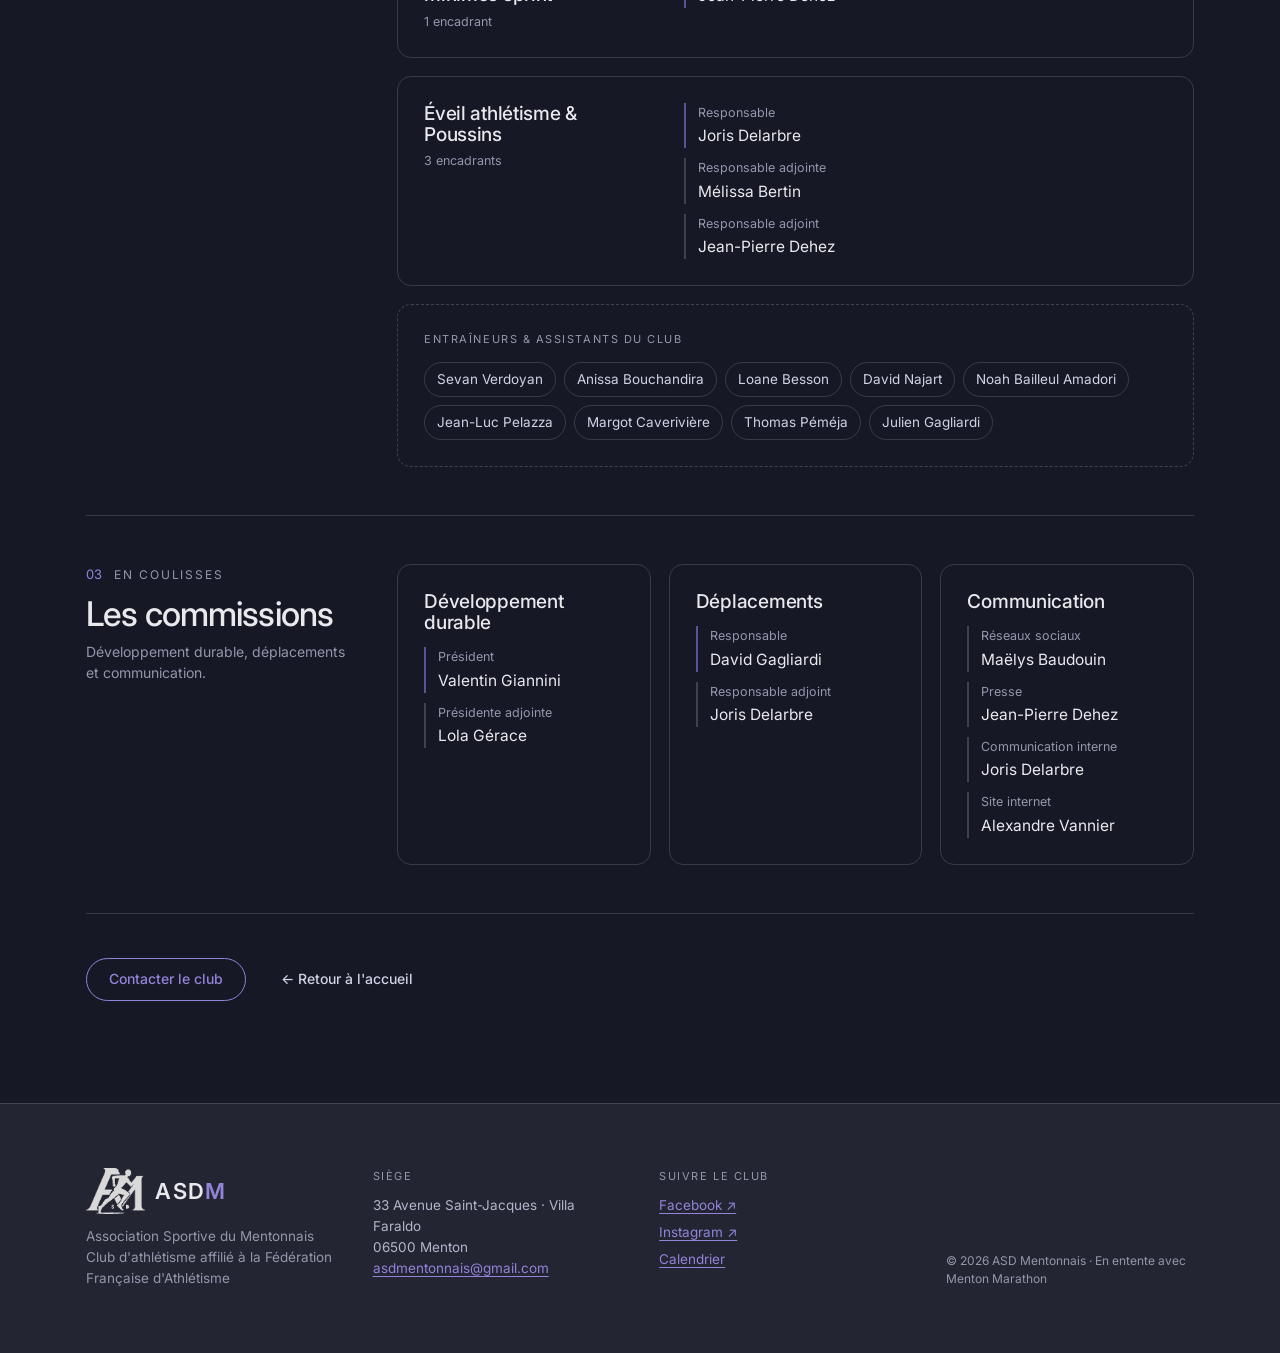
<file: organigramme.html>
<!DOCTYPE html>
<html lang="fr">
<head>
<meta charset="UTF-8">
<meta name="viewport" content="width=device-width, initial-scale=1.0">
<title>Organigramme — ASD Mentonnais</title>
<meta name="description" content="Le bureau, l'encadrement sportif et les commissions de l'ASD Mentonnais.">
<link rel="icon" href="assets/favicon.png" type="image/png">
<link rel="stylesheet" href="assets/nocturne.css">
<link rel="stylesheet" href="assets/site.css">
</head>
<body style="background: var(--color-bg); color: var(--color-text); font-family: var(--font-body); overflow-x: hidden">

<a href="#top" class="skip-link">Aller au contenu</a>

<header style="position: sticky; top: 0; z-index: 20; backdrop-filter: blur(14px); background: color-mix(in srgb, var(--color-bg) 82%, transparent); border-bottom: 1px solid var(--color-divider)">
  <nav style="max-width: 1220px; margin: 0 auto; padding: 14px clamp(20px, 5vw, 56px); display: flex; align-items: center; gap: 28px; flex-wrap: wrap">
    <a href="index.html" style="display: flex; align-items: center; gap: 10px; text-decoration: none; color: var(--color-text); font-family: var(--font-heading); font-size: 19px; letter-spacing: 0.06em; font-weight: 600">
      <img src="assets/logo-mark.png" alt="" style="height: 38px; width: auto; filter: brightness(0) invert(0.93); opacity: 0.95">
      <span>ASD<span style="color: var(--color-accent)">M</span></span>
    </a>
    <div style="flex: 1"></div>
    <div style="display: flex; align-items: center; gap: clamp(14px, 2vw, 26px); flex-wrap: wrap; font-size: 13.5px">
      <a href="index.html#club" class="nav-link">Le club</a>
      <a href="index.html#entrainements" class="nav-link">Entraînements</a>
      <a href="calendrier.html" class="nav-link">Calendrier</a>
      <a href="#top" class="nav-link" aria-current="page">Organigramme</a>
      <a href="index.html#communaute" class="nav-link">Communauté</a>
      <a href="index.html#contact" class="btn btn-primary" style="font-size: 13px; padding: 8px 16px; border-radius: 999px">Prendre une licence</a>
    </div>
  </nav>
</header>

<main>

  <section id="top" style="position: relative; overflow: hidden">
    <div style="position: absolute; inset: 0; overflow: hidden; pointer-events: none" aria-hidden="true">
      <div style="position: absolute; top: 55%; right: calc(-870px - max(0px, (100vw - 1220px) / 2)); width: 1440px; height: 1440px; transform: translateY(-50%); border-radius: 50%; background: repeating-radial-gradient(circle at 50% 50%, transparent 0 33px, var(--color-accent) 33px 35.5px); -webkit-mask-image: linear-gradient(to left, #000 30%, transparent 88%); mask-image: linear-gradient(to left, #000 30%, transparent 88%); opacity: 0.9"></div>
      <div style="position: absolute; top: -140px; right: calc(-160px - max(0px, (100vw - 1220px) / 2)); width: 620px; height: 620px; border-radius: 50%; background: radial-gradient(circle, color-mix(in srgb, var(--color-accent) 20%, transparent), transparent 62%); filter: blur(12px)"></div>
    </div>
    <div style="position: relative; max-width: 1220px; margin: 0 auto; padding: clamp(48px, 7vw, 92px) clamp(20px, 5vw, 56px) clamp(30px, 4vw, 52px)">
    <div style="animation: asdmRise 0.6s ease both">
      <div style="display: flex; align-items: center; gap: 12px; margin-bottom: 24px">
        <span style="width: 28px; height: 2px; background: var(--color-accent); display: block"></span>
        <span style="font-size: 12px; letter-spacing: 0.16em; text-transform: uppercase; color: var(--color-accent-300)">Saison 2026 – 2027</span>
      </div>
      <h1 style="font-size: clamp(38px, 6.4vw, 80px); line-height: 0.98; letter-spacing: -0.035em; margin: 0 0 22px; max-width: 14ch; text-wrap: balance">Qui fait tourner le club.</h1>
      <p style="font-size: clamp(16px, 1.4vw, 18px); line-height: 1.6; max-width: 56ch; color: var(--color-neutral-300); margin: 0">Bureau, encadrement sportif et commissions : une trentaine de bénévoles font tourner l'ASDM, sur la piste comme en coulisses.</p>
    </div>
    </div>
  </section>

  <section style="max-width: 1220px; margin: 0 auto; padding: 0 clamp(20px, 5vw, 56px) clamp(60px, 8vw, 110px)">

    <div class="org-section" style="display: grid; grid-template-columns: minmax(0, 260px) minmax(0, 1fr); gap: clamp(18px, 4vw, 56px); padding: clamp(28px, 4vw, 48px) 0; border-top: 1px solid var(--color-divider)">
      <div>
        <div style="display: flex; align-items: baseline; gap: 12px; margin-bottom: 10px">
          <span style="font-family: var(--font-heading); font-size: 13px; color: var(--color-accent)">01</span>
          <span style="font-size: 12px; letter-spacing: 0.16em; text-transform: uppercase; color: var(--color-neutral-500)">Direction</span>
        </div>
        <h2 style="font-size: clamp(24px, 3vw, 34px); letter-spacing: -0.025em; margin: 0 0 8px">Le bureau</h2>
        <p style="font-size: 14px; color: var(--color-neutral-500); margin: 0; max-width: 34ch">Élu par les licenciés, il porte la vie administrative et financière du club.</p>
      </div>
      <div style="display: grid; grid-template-columns: repeat(auto-fit, minmax(220px, 1fr)); gap: clamp(12px, 1.6vw, 18px)">
        <div class="bureau-card" style="border: 1px solid var(--color-divider); border-radius: var(--radius-lg); padding: clamp(16px, 2vw, 22px)">
          <div style="font-size: 11px; letter-spacing: 0.14em; text-transform: uppercase; color: var(--color-accent-300); margin-bottom: 8px">Président</div>
          <div style="font-family: var(--font-heading); font-size: 19px">Jean-Pierre Dehez</div>
        </div>
        <div class="bureau-card" style="border: 1px solid var(--color-divider); border-radius: var(--radius-lg); padding: clamp(16px, 2vw, 22px)">
          <div style="font-size: 11px; letter-spacing: 0.14em; text-transform: uppercase; color: var(--color-accent-300); margin-bottom: 8px">Vice-président</div>
          <div style="font-family: var(--font-heading); font-size: 19px">Valentin Giannini</div>
        </div>
        <div class="bureau-card" style="border: 1px solid var(--color-divider); border-radius: var(--radius-lg); padding: clamp(16px, 2vw, 22px)">
          <div style="font-size: 11px; letter-spacing: 0.14em; text-transform: uppercase; color: var(--color-neutral-500); margin-bottom: 8px">Secrétaire</div>
          <div style="font-family: var(--font-heading); font-size: 19px">Joris Delarbre</div>
        </div>
        <div class="bureau-card" style="border: 1px solid var(--color-divider); border-radius: var(--radius-lg); padding: clamp(16px, 2vw, 22px)">
          <div style="font-size: 11px; letter-spacing: 0.14em; text-transform: uppercase; color: var(--color-neutral-500); margin-bottom: 8px">Secrétaire adjointe</div>
          <div style="font-family: var(--font-heading); font-size: 19px">Delphine Guérin</div>
        </div>
        <div class="bureau-card" style="border: 1px solid var(--color-divider); border-radius: var(--radius-lg); padding: clamp(16px, 2vw, 22px)">
          <div style="font-size: 11px; letter-spacing: 0.14em; text-transform: uppercase; color: var(--color-neutral-500); margin-bottom: 8px">Trésorière</div>
          <div style="font-family: var(--font-heading); font-size: 19px">Josyane Vial</div>
        </div>
        <div class="bureau-card" style="border: 1px solid var(--color-divider); border-radius: var(--radius-lg); padding: clamp(16px, 2vw, 22px)">
          <div style="font-size: 11px; letter-spacing: 0.14em; text-transform: uppercase; color: var(--color-neutral-500); margin-bottom: 8px">Trésorière adjointe</div>
          <div style="font-family: var(--font-heading); font-size: 19px">Vanessa Flores Roturier</div>
        </div>
      </div>
    </div>

    <div class="org-section" style="display: grid; grid-template-columns: minmax(0, 260px) minmax(0, 1fr); gap: clamp(18px, 4vw, 56px); padding: clamp(28px, 4vw, 48px) 0; border-top: 1px solid var(--color-divider)">
      <div>
        <div style="display: flex; align-items: baseline; gap: 12px; margin-bottom: 10px">
          <span style="font-family: var(--font-heading); font-size: 13px; color: var(--color-accent)">02</span>
          <span style="font-size: 12px; letter-spacing: 0.16em; text-transform: uppercase; color: var(--color-neutral-500)">Sur la piste</span>
        </div>
        <h2 style="font-size: clamp(24px, 3vw, 34px); letter-spacing: -0.025em; margin: 0 0 8px">L'encadrement sportif</h2>
        <p style="font-size: 14px; color: var(--color-neutral-500); margin: 0; max-width: 34ch">Cinq groupes d'entraînement, chacun avec son responsable et ses assistants.</p>
      </div>
      <div style="display: flex; flex-direction: column; gap: clamp(12px, 1.6vw, 18px)">

        <div class="org-group" style="border: 1px solid var(--color-divider); border-radius: var(--radius-lg); padding: clamp(18px, 2.2vw, 26px); display: grid; grid-template-columns: minmax(0, 230px) minmax(0, 1fr); gap: clamp(14px, 2.4vw, 30px); align-items: start">
          <div>
            <h3 style="font-size: 19px; margin: 0 0 6px; text-wrap: pretty">U13 · Cadets et plus</h3>
            <div style="font-size: 12.5px; color: var(--color-neutral-500)">3 encadrants</div>
          </div>
          <div style="display: flex; flex-direction: column; gap: 10px">
            <div style="display: flex; flex-direction: column; gap: 2px; border-left: 2px solid var(--color-accent-700); padding-left: 12px">
              <span style="font-size: 12.5px; color: var(--color-neutral-500)">Responsable</span>
              <span style="font-size: 15.5px; font-family: var(--font-heading)">Thomas Péméja</span>
            </div>
            <div style="display: flex; flex-direction: column; gap: 2px; border-left: 2px solid var(--color-neutral-800); padding-left: 12px">
              <span style="font-size: 12.5px; color: var(--color-neutral-500)">Assistant entraîneur</span>
              <span style="font-size: 15.5px; font-family: var(--font-heading)">Sevan Verdoyan</span>
            </div>
            <div style="display: flex; flex-direction: column; gap: 2px; border-left: 2px solid var(--color-neutral-800); padding-left: 12px">
              <span style="font-size: 12.5px; color: var(--color-neutral-500)">Assistante entraîneur</span>
              <span style="font-size: 15.5px; font-family: var(--font-heading)">Maëlys Baudouin</span>
            </div>
          </div>
        </div>

        <div class="org-group" style="border: 1px solid var(--color-divider); border-radius: var(--radius-lg); padding: clamp(18px, 2.2vw, 26px); display: grid; grid-template-columns: minmax(0, 230px) minmax(0, 1fr); gap: clamp(14px, 2.4vw, 30px); align-items: start">
          <div>
            <h3 style="font-size: 19px; margin: 0 0 6px; text-wrap: pretty">Demi-fond · Minimes et plus</h3>
            <div style="font-size: 12.5px; color: var(--color-neutral-500)">3 encadrants</div>
          </div>
          <div style="display: flex; flex-direction: column; gap: 10px">
            <div style="display: flex; flex-direction: column; gap: 2px; border-left: 2px solid var(--color-accent-700); padding-left: 12px">
              <span style="font-size: 12.5px; color: var(--color-neutral-500)">Responsable</span>
              <span style="font-size: 15.5px; font-family: var(--font-heading)">Joris Delarbre</span>
            </div>
            <div style="display: flex; flex-direction: column; gap: 2px; border-left: 2px solid var(--color-neutral-800); padding-left: 12px">
              <span style="font-size: 12.5px; color: var(--color-neutral-500)">Assistant entraîneur</span>
              <span style="font-size: 15.5px; font-family: var(--font-heading)">Noah Bailleul Amadori</span>
            </div>
            <div style="display: flex; flex-direction: column; gap: 2px; border-left: 2px solid var(--color-neutral-800); padding-left: 12px">
              <span style="font-size: 12.5px; color: var(--color-neutral-500)">Assistant entraîneur</span>
              <span style="font-size: 15.5px; font-family: var(--font-heading)">David Najart</span>
            </div>
          </div>
        </div>

        <div class="org-group" style="border: 1px solid var(--color-divider); border-radius: var(--radius-lg); padding: clamp(18px, 2.2vw, 26px); display: grid; grid-template-columns: minmax(0, 230px) minmax(0, 1fr); gap: clamp(14px, 2.4vw, 30px); align-items: start">
          <div>
            <h3 style="font-size: 19px; margin: 0 0 6px; text-wrap: pretty">Benjamins</h3>
            <div style="font-size: 12.5px; color: var(--color-neutral-500)">3 encadrants</div>
          </div>
          <div style="display: flex; flex-direction: column; gap: 10px">
            <div style="display: flex; flex-direction: column; gap: 2px; border-left: 2px solid var(--color-accent-700); padding-left: 12px">
              <span style="font-size: 12.5px; color: var(--color-neutral-500)">Responsable</span>
              <span style="font-size: 15.5px; font-family: var(--font-heading)">Julien Gagliardi</span>
            </div>
            <div style="display: flex; flex-direction: column; gap: 2px; border-left: 2px solid var(--color-neutral-800); padding-left: 12px">
              <span style="font-size: 12.5px; color: var(--color-neutral-500)">Assistante entraîneur</span>
              <span style="font-size: 15.5px; font-family: var(--font-heading)">Maëlys Baudouin</span>
            </div>
            <div style="display: flex; flex-direction: column; gap: 2px; border-left: 2px solid var(--color-neutral-800); padding-left: 12px">
              <span style="font-size: 12.5px; color: var(--color-neutral-500)">Assistante entraîneur</span>
              <span style="font-size: 15.5px; font-family: var(--font-heading)">Loane Besson</span>
            </div>
          </div>
        </div>

        <div class="org-group" style="border: 1px solid var(--color-divider); border-radius: var(--radius-lg); padding: clamp(18px, 2.2vw, 26px); display: grid; grid-template-columns: minmax(0, 230px) minmax(0, 1fr); gap: clamp(14px, 2.4vw, 30px); align-items: start">
          <div>
            <h3 style="font-size: 19px; margin: 0 0 6px; text-wrap: pretty">Débutants &amp; minimes sprint</h3>
            <div style="font-size: 12.5px; color: var(--color-neutral-500)">1 encadrant</div>
          </div>
          <div style="display: flex; flex-direction: column; gap: 10px">
            <div style="display: flex; flex-direction: column; gap: 2px; border-left: 2px solid var(--color-accent-700); padding-left: 12px">
              <span style="font-size: 12.5px; color: var(--color-neutral-500)">Responsable</span>
              <span style="font-size: 15.5px; font-family: var(--font-heading)">Jean-Pierre Dehez</span>
            </div>
          </div>
        </div>

        <div class="org-group" style="border: 1px solid var(--color-divider); border-radius: var(--radius-lg); padding: clamp(18px, 2.2vw, 26px); display: grid; grid-template-columns: minmax(0, 230px) minmax(0, 1fr); gap: clamp(14px, 2.4vw, 30px); align-items: start">
          <div>
            <h3 style="font-size: 19px; margin: 0 0 6px; text-wrap: pretty">Éveil athlétisme &amp; Poussins</h3>
            <div style="font-size: 12.5px; color: var(--color-neutral-500)">3 encadrants</div>
          </div>
          <div style="display: flex; flex-direction: column; gap: 10px">
            <div style="display: flex; flex-direction: column; gap: 2px; border-left: 2px solid var(--color-accent-700); padding-left: 12px">
              <span style="font-size: 12.5px; color: var(--color-neutral-500)">Responsable</span>
              <span style="font-size: 15.5px; font-family: var(--font-heading)">Joris Delarbre</span>
            </div>
            <div style="display: flex; flex-direction: column; gap: 2px; border-left: 2px solid var(--color-neutral-800); padding-left: 12px">
              <span style="font-size: 12.5px; color: var(--color-neutral-500)">Responsable adjointe</span>
              <span style="font-size: 15.5px; font-family: var(--font-heading)">Mélissa Bertin</span>
            </div>
            <div style="display: flex; flex-direction: column; gap: 2px; border-left: 2px solid var(--color-neutral-800); padding-left: 12px">
              <span style="font-size: 12.5px; color: var(--color-neutral-500)">Responsable adjoint</span>
              <span style="font-size: 15.5px; font-family: var(--font-heading)">Jean-Pierre Dehez</span>
            </div>
          </div>
        </div>

        <div style="border: 1px dashed var(--color-neutral-800); border-radius: var(--radius-lg); padding: clamp(18px, 2.2vw, 26px)">
          <div style="font-size: 11px; letter-spacing: 0.14em; text-transform: uppercase; color: var(--color-neutral-500); margin-bottom: 14px">Entraîneurs &amp; assistants du club</div>
          <div style="display: flex; flex-wrap: wrap; gap: 8px">
            <span style="font-size: 13.5px; padding: 6px 12px; border-radius: 999px; border: 1px solid var(--color-divider); color: var(--color-neutral-300)">Sevan Verdoyan</span>
            <span style="font-size: 13.5px; padding: 6px 12px; border-radius: 999px; border: 1px solid var(--color-divider); color: var(--color-neutral-300)">Anissa Bouchandira</span>
            <span style="font-size: 13.5px; padding: 6px 12px; border-radius: 999px; border: 1px solid var(--color-divider); color: var(--color-neutral-300)">Loane Besson</span>
            <span style="font-size: 13.5px; padding: 6px 12px; border-radius: 999px; border: 1px solid var(--color-divider); color: var(--color-neutral-300)">David Najart</span>
            <span style="font-size: 13.5px; padding: 6px 12px; border-radius: 999px; border: 1px solid var(--color-divider); color: var(--color-neutral-300)">Noah Bailleul Amadori</span>
            <span style="font-size: 13.5px; padding: 6px 12px; border-radius: 999px; border: 1px solid var(--color-divider); color: var(--color-neutral-300)">Jean-Luc Pelazza</span>
            <span style="font-size: 13.5px; padding: 6px 12px; border-radius: 999px; border: 1px solid var(--color-divider); color: var(--color-neutral-300)">Margot Caverivière</span>
            <span style="font-size: 13.5px; padding: 6px 12px; border-radius: 999px; border: 1px solid var(--color-divider); color: var(--color-neutral-300)">Thomas Péméja</span>
            <span style="font-size: 13.5px; padding: 6px 12px; border-radius: 999px; border: 1px solid var(--color-divider); color: var(--color-neutral-300)">Julien Gagliardi</span>
          </div>
        </div>

      </div>
    </div>

    <div class="org-section" style="display: grid; grid-template-columns: minmax(0, 260px) minmax(0, 1fr); gap: clamp(18px, 4vw, 56px); padding: clamp(28px, 4vw, 48px) 0; border-top: 1px solid var(--color-divider)">
      <div>
        <div style="display: flex; align-items: baseline; gap: 12px; margin-bottom: 10px">
          <span style="font-family: var(--font-heading); font-size: 13px; color: var(--color-accent)">03</span>
          <span style="font-size: 12px; letter-spacing: 0.16em; text-transform: uppercase; color: var(--color-neutral-500)">En coulisses</span>
        </div>
        <h2 style="font-size: clamp(24px, 3vw, 34px); letter-spacing: -0.025em; margin: 0 0 8px">Les commissions</h2>
        <p style="font-size: 14px; color: var(--color-neutral-500); margin: 0; max-width: 34ch">Développement durable, déplacements et communication.</p>
      </div>
      <div style="display: grid; grid-template-columns: repeat(auto-fit, minmax(250px, 1fr)); gap: clamp(12px, 1.6vw, 18px)">
        <div class="org-card" style="border: 1px solid var(--color-divider); border-radius: var(--radius-lg); padding: clamp(18px, 2.2vw, 26px); display: flex; flex-direction: column; gap: 14px">
          <h3 style="font-size: 19px; margin: 0">Développement durable</h3>
          <div style="display: flex; flex-direction: column; gap: 10px">
            <div style="display: flex; flex-direction: column; gap: 2px; border-left: 2px solid var(--color-accent-700); padding-left: 12px">
              <span style="font-size: 12.5px; color: var(--color-neutral-500)">Président</span>
              <span style="font-size: 15.5px; font-family: var(--font-heading)">Valentin Giannini</span>
            </div>
            <div style="display: flex; flex-direction: column; gap: 2px; border-left: 2px solid var(--color-neutral-800); padding-left: 12px">
              <span style="font-size: 12.5px; color: var(--color-neutral-500)">Présidente adjointe</span>
              <span style="font-size: 15.5px; font-family: var(--font-heading)">Lola Gérace</span>
            </div>
          </div>
        </div>
        <div class="org-card" style="border: 1px solid var(--color-divider); border-radius: var(--radius-lg); padding: clamp(18px, 2.2vw, 26px); display: flex; flex-direction: column; gap: 14px">
          <h3 style="font-size: 19px; margin: 0">Déplacements</h3>
          <div style="display: flex; flex-direction: column; gap: 10px">
            <div style="display: flex; flex-direction: column; gap: 2px; border-left: 2px solid var(--color-accent-700); padding-left: 12px">
              <span style="font-size: 12.5px; color: var(--color-neutral-500)">Responsable</span>
              <span style="font-size: 15.5px; font-family: var(--font-heading)">David Gagliardi</span>
            </div>
            <div style="display: flex; flex-direction: column; gap: 2px; border-left: 2px solid var(--color-neutral-800); padding-left: 12px">
              <span style="font-size: 12.5px; color: var(--color-neutral-500)">Responsable adjoint</span>
              <span style="font-size: 15.5px; font-family: var(--font-heading)">Joris Delarbre</span>
            </div>
          </div>
        </div>
        <div class="org-card" style="border: 1px solid var(--color-divider); border-radius: var(--radius-lg); padding: clamp(18px, 2.2vw, 26px); display: flex; flex-direction: column; gap: 14px">
          <h3 style="font-size: 19px; margin: 0">Communication</h3>
          <div style="display: flex; flex-direction: column; gap: 10px">
            <div style="display: flex; flex-direction: column; gap: 2px; border-left: 2px solid var(--color-neutral-800); padding-left: 12px">
              <span style="font-size: 12.5px; color: var(--color-neutral-500)">Réseaux sociaux</span>
              <span style="font-size: 15.5px; font-family: var(--font-heading)">Maëlys Baudouin</span>
            </div>
            <div style="display: flex; flex-direction: column; gap: 2px; border-left: 2px solid var(--color-neutral-800); padding-left: 12px">
              <span style="font-size: 12.5px; color: var(--color-neutral-500)">Presse</span>
              <span style="font-size: 15.5px; font-family: var(--font-heading)">Jean-Pierre Dehez</span>
            </div>
            <div style="display: flex; flex-direction: column; gap: 2px; border-left: 2px solid var(--color-neutral-800); padding-left: 12px">
              <span style="font-size: 12.5px; color: var(--color-neutral-500)">Communication interne</span>
              <span style="font-size: 15.5px; font-family: var(--font-heading)">Joris Delarbre</span>
            </div>
            <div style="display: flex; flex-direction: column; gap: 2px; border-left: 2px solid var(--color-neutral-800); padding-left: 12px">
              <span style="font-size: 12.5px; color: var(--color-neutral-500)">Site internet</span>
              <span style="font-size: 15.5px; font-family: var(--font-heading)">Alexandre Vannier</span>
            </div>
          </div>
        </div>
      </div>
    </div>

    <div style="border-top: 1px solid var(--color-divider); padding-top: clamp(28px, 4vw, 44px); display: flex; gap: 12px; flex-wrap: wrap; align-items: center">
      <a href="index.html#contact" class="btn btn-primary" style="border-radius: 999px; padding: 12px 22px; font-size: 14px">Contacter le club</a>
      <a href="index.html" class="btn btn-ghost" style="border-radius: 999px; padding: 12px 22px; font-size: 14px; color: var(--color-neutral-300)">← Retour à l'accueil</a>
    </div>
  </section>

</main>

<footer style="border-top: 1px solid var(--color-divider); background: var(--color-surface)">
  <div style="max-width: 1220px; margin: 0 auto; padding: clamp(40px, 5vw, 64px) clamp(20px, 5vw, 56px); display: grid; grid-template-columns: repeat(auto-fit, minmax(220px, 1fr)); gap: clamp(24px, 3vw, 40px)">
    <div>
      <div style="display: flex; align-items: center; gap: 10px; margin-bottom: 12px">
        <img src="assets/logo-mark.png" alt="Logo de l'ASD Mentonnais" style="height: 46px; width: auto; filter: brightness(0) invert(0.93); opacity: 0.9">
        <span style="font-family: var(--font-heading); font-size: 22px; letter-spacing: 0.06em; font-weight: 600">ASD<span style="color: var(--color-accent)">M</span></span>
      </div>
      <p style="font-size: 13.5px; color: var(--color-neutral-500); margin: 0">Association Sportive du Mentonnais<br>Club d'athlétisme affilié à la Fédération Française d'Athlétisme</p>
    </div>
    <div style="font-size: 13.5px; color: var(--color-neutral-400)">
      <div style="font-size: 11px; letter-spacing: 0.14em; text-transform: uppercase; color: var(--color-neutral-500); margin-bottom: 10px">Siège</div>
      33 Avenue Saint-Jacques · Villa Faraldo<br>06500 Menton<br>
      <a href="mailto:asdmentonnais@gmail.com" style="font-size: 13.5px">asdmentonnais@gmail.com</a>
    </div>
    <div style="font-size: 13.5px; color: var(--color-neutral-400)">
      <div style="font-size: 11px; letter-spacing: 0.14em; text-transform: uppercase; color: var(--color-neutral-500); margin-bottom: 10px">Suivre le club</div>
      <div style="display: flex; flex-direction: column; gap: 6px; align-items: flex-start">
        <a href="https://www.facebook.com/AsdMentonnaisAthletisme/" target="_blank" rel="noopener" style="font-size: 13.5px">Facebook ↗</a>
        <a href="https://www.instagram.com/asd_mentonnais/" target="_blank" rel="noopener" style="font-size: 13.5px">Instagram ↗</a>
        <a href="calendrier.html" style="font-size: 13.5px">Calendrier</a>
      </div>
    </div>
    <div style="font-size: 12px; color: var(--color-neutral-500); display: flex; align-items: flex-end">© 2026 ASD Mentonnais · En entente avec Menton Marathon</div>
  </div>
</footer>

<script src="assets/site.js"></script>
</body>
</html>
</file>
<file: assets/nocturne.css>
/* Nocturne — design-system tokens and component classes. This file is the source of truth for the system's look; retune it here and see readme.md. */
@import url('https://fonts.googleapis.com/css2?family=Inter:wght@400;500;600;700&display=swap');

:root {
  --color-bg: #161826;
  --color-surface: #232532;
  --color-text: #e9e9ed;
  --color-accent: #9184d9; /* review round 7 (Barron): the accent moves to
     the product's blurple — OKLCH hue 289.2, the hue of the app's own Pro
     accent (#9a8fe0, --om-accent-pro) — at the same lightness the steel
     accent held (L 0.660, so the documented ratios survive) and chroma
     in the product blurple's own range (its token sits at C 0.118; the
     accent takes 0.125, from the old steel's 0.030):
     the accent now reads as an accent rather than another neutral. */
  --color-accent-2: #a7a1db; /* the machine-derived stand-in follows: same
     hue, same L 0.734, chroma at the same 2:3 proportion it held */
  --color-divider: color-mix(in srgb, #e9e9ed 16%, transparent);

  /* Tonal ramps — generated in OKLCH on one shared lightness scale, so the
     same step of any role matches the others in visual value. */
  --color-neutral-100: #f3f5fe;
  --color-neutral-200: #e4e7f5;
  --color-neutral-300: #cfd3e5;
  --color-neutral-400: #b2b6ca;
  --color-neutral-500: #9397ab;
  --color-neutral-600: #75798c;
  --color-neutral-700: #595d6c;
  --color-neutral-800: #3f424d;
  --color-neutral-900: #292b31;

  --color-accent-100: #f5f4ff;
  --color-accent-200: #e7e5fe;
  --color-accent-300: #d2cefd;
  --color-accent-400: #b5abfc;
  --color-accent-500: #968ae0;
  --color-accent-600: #796cbf;
  --color-accent-700: #5d5294;
  --color-accent-800: #423a6a;
  --color-accent-900: #2b2741;

  --color-accent-2-100: #f5f4ff;
  --color-accent-2-200: #e7e5fe;
  --color-accent-2-300: #d2cefd;
  --color-accent-2-400: #b5afe8;
  --color-accent-2-500: #9690c9;
  --color-accent-2-600: #7972a9;
  --color-accent-2-700: #5c5783;
  --color-accent-2-800: #423e5d;
  --color-accent-2-900: #2b293a;

  /* Deck section-divider ground — review round 3: saturation as presence.
     Dividers take a saturated deep indigo (hue 277, the neutral ramp's own
     family; C 0.094 — written when the accent held C 0.030, before the
     round-7 blurple raised it past the ground's) with a lighter bloom and
     a ghost tint of the same hue, while the slide grounds stay
     desaturated. Deck-scale fills only — not interface colors. */
  --color-section: #262a60;
  --color-section-glow: #353b80;
  --color-section-ghost: #4c5397;

  --font-heading: "Inter", system-ui, sans-serif;
  --font-heading-weight: 500;
  --font-body: "Inter", system-ui, sans-serif;

  --space-1: 2.8px;
  --space-2: 5.6px;
  --space-3: 8.4px;
  --space-4: 11.2px;
  --space-6: 16.8px;
  --space-8: 22.4px;

  --radius-sm: 4px;
  --radius-md: 8px;
  --radius-lg: 14px;

  /* Elevation — derived from the ground: soft ink-tinted shadows on a
     light theme, a hairline edge + ambient darkness on a dark one. */
  --shadow-sm: 0 0 0 1px #3f424d;
  --shadow-md: 0 0 0 1px #595d6c, 0 6px 18px rgba(0,0,0,0.55);
  --shadow-lg: 0 0 0 1px #9397ab, 0 16px 40px rgba(0,0,0,0.65);
}

body {
  background: var(--color-bg);
  color: var(--color-text);
  font-family: var(--font-body);
}
h1, h2, h3, h4 { font-family: var(--font-heading); font-weight: var(--font-heading-weight); }

.lighten{mix-blend-mode:lighten;background-color:transparent}

/* ══════════════════════════════════════════════════════════════════════════
   Components — built with the tokens above. Plain CSS
   on plain HTML: no JavaScript, no build step. Each class is documented in
   readme.md and demonstrated in foundations/ and components/.
   ══════════════════════════════════════════════════════════════════════ */

*, *::before, *::after { box-sizing: border-box; }
body { margin: 0; font-size: 15px; line-height: 1.55; font-weight: 400; }
h1, h2, h3, h4, h5, h6 {
  font-family: var(--font-heading); font-weight: var(--font-heading-weight);
  line-height: 1.12; letter-spacing: -0.015em; margin: 0 0 var(--space-2);
}
h1 { font-size: 42px; }
h2 { font-size: 32px; }
h3 { font-size: 25px; }
h4 { font-size: 20px; }
h5 { font-size: 16px; }
h6 { font-size: 13px; }
h6 { letter-spacing: 0.08em; text-transform: uppercase; }
p { margin: 0 0 var(--space-3); }
a { color: var(--color-accent); text-underline-offset: 3px; }
img { display: block; max-width: 100%; }
figure { margin: 0; }
figcaption {
  font-size: 11px; margin-top: var(--space-1);
  color: color-mix(in srgb, var(--color-text) 55%, transparent);
}
.text-muted { color: color-mix(in srgb, var(--color-text) 55%, transparent); }
:focus { outline: none; }
:focus-visible { outline: 2px solid var(--color-accent); outline-offset: 2px; }
::selection { background: color-mix(in srgb, var(--color-accent) 30%, transparent); }

/* — rules — */
/* Rules fade to transparent at both ends instead of stopping cleanly — a
   Nocturne signature. The ramp is 48px an end (one deck baseline unit),
   painted from the same divider token. Freestanding rules fade; box
   outlines, in-control separators, and short accent marks stay solid. */
.hr {
  height: 1px; border: 0; margin: var(--space-4) 0;
  background: linear-gradient(to right,
    transparent, var(--color-divider) 48px,
    var(--color-divider) calc(100% - 48px), transparent);
}

/* — buttons — */
.btn {
  display: inline-flex; align-items: center; justify-content: center; gap: 6px;
  cursor: pointer; text-decoration: none;
  font-family: var(--font-heading); font-weight: var(--font-heading-weight);
  font-size: 14px; line-height: 1.2; color: var(--color-text); /* matches the .input's 14px —
     the pair sits side by side in sign-up rows */
  background: transparent; border: 1px solid transparent;
  padding: var(--space-2) calc(var(--space-3) * 1.2);
  border-radius: var(--radius-md);
}
.btn svg { display: block; }
.btn:disabled { opacity: 0.45; cursor: not-allowed; }
.btn-primary { color: var(--color-accent); border-color: var(--color-accent); }
.btn-primary:hover { background: color-mix(in srgb, var(--color-accent) 12%, transparent); }
.btn-primary:active { background: color-mix(in srgb, var(--color-accent) 22%, transparent); }
.btn-secondary { border-color: var(--color-divider); }
.btn-secondary:hover { background: color-mix(in srgb, var(--color-text) 7%, transparent); }
.btn-secondary:active { background: color-mix(in srgb, var(--color-text) 14%, transparent); }
.btn-ghost { color: var(--color-accent); padding-inline: var(--space-1); }
.btn-ghost:hover { background: color-mix(in srgb, var(--color-accent) 10%, transparent); }
.btn-ghost:active { background: color-mix(in srgb, var(--color-accent) 18%, transparent); }
.btn-icon { width: 36px; height: 36px; padding: 0; }
.btn-block { width: 100%; margin-top: var(--space-2); }

/* — forms — */
.field > label {
  display: block; font-size: 12px; margin-bottom: 5px;
  color: color-mix(in srgb, var(--color-text) 70%, transparent);
}
.input {
  width: 100%; min-height: 36px; padding: 6px 10px; font: inherit;
  font-size: 14px; color: var(--color-text); caret-color: var(--color-accent);
  background: var(--color-surface);
  border: 1px solid var(--color-divider); border-radius: var(--radius-md);
}
.input:hover { border-color: color-mix(in srgb, var(--color-text) 45%, transparent); }
.input:focus-visible { border-color: var(--color-accent); outline-offset: 0; }
textarea.input { min-height: 90px; resize: vertical; }
.radio { display: inline-flex; align-items: center; gap: 8px; cursor: pointer; font-size: 14px; }
.radio input, .seg-opt input {
  position: absolute; opacity: 0; width: 0; height: 0; pointer-events: none;
}
.radio .dot {
  width: 16px; height: 16px; flex: none; border-radius: 50%;
  border: 1.5px solid var(--color-divider);
}
.radio:hover .dot { border-color: var(--color-accent); }
.radio input:checked + .dot {
  border-color: var(--color-accent); background: var(--color-accent);
  box-shadow: inset 0 0 0 4px var(--color-bg);
}
.radio input:focus-visible + .dot { outline: 2px solid var(--color-accent); outline-offset: 2px; }
.seg {
  display: inline-flex; overflow: hidden;
  border: 1px solid var(--color-divider); border-radius: var(--radius-md);
}
.seg-opt {
  display: inline-flex; align-items: center; gap: 6px;
  padding: 7px 12px; font-size: 13px; cursor: pointer;
}
.seg-opt + .seg-opt { border-left: 1px solid var(--color-divider); }
.seg-opt:has(input:checked) { color: var(--color-accent); box-shadow: inset 0 0 0 1px var(--color-accent); }
.seg-opt:not(:has(input:checked)):hover { background: color-mix(in srgb, var(--color-text) 7%, transparent); }
.seg-opt:has(input:focus-visible) { outline: 2px solid var(--color-accent); outline-offset: -2px; }

/* — cards — */
.card {
  display: flex; flex-direction: column; gap: var(--space-2);
  padding: var(--space-3); border-radius: var(--radius-md); background: var(--color-surface);
}
.card-kicker { font-size: 10px; letter-spacing: 0.1em; text-transform: uppercase; color: var(--color-accent); }
.card-title {
  font-family: var(--font-heading); font-weight: var(--font-heading-weight);
  font-size: 17px; line-height: 1.2;
}
.card-body { margin: 0; font-size: 13px; opacity: 0.8; flex: 1; }
.card-meta {
  display: flex; align-items: center; gap: 6px; font-size: 11px;
  color: color-mix(in srgb, var(--color-text) 50%, transparent);
}
.elev-sm { box-shadow: var(--shadow-sm); }
.elev-md { box-shadow: var(--shadow-md); }
.elev-lg { box-shadow: var(--shadow-lg); }

/* — tags — */
.tag {
  display: inline-flex; align-items: center; font-size: 11px;
  letter-spacing: 0.02em; padding: 3px 10px;
  border-radius: calc(var(--radius-md) * 0.75);
}
.tag-accent { background: var(--color-accent-800); color: var(--color-accent-100); }
.tag-accent-2 { background: var(--color-accent-2-800); color: var(--color-accent-2-100); }
.tag-neutral { background: var(--color-neutral-800); color: var(--color-neutral-100); }
.tag-outline { border: 1px solid var(--color-accent); color: var(--color-accent); }

/* — navigation — */
.nav {
  display: flex; align-items: center; gap: var(--space-4);
  padding: var(--space-3) var(--space-4);
  border-bottom: none;
}
.nav-brand {
  font-family: var(--font-heading); font-weight: var(--font-heading-weight);
  font-size: 18px; margin-right: auto;
}
.nav a { color: inherit; text-decoration: none; font-size: 14px; }
.nav a:hover, .nav a[aria-current='page'] { color: var(--color-accent); }

/* — tables — */
.table { width: 100%; border-collapse: collapse; font-size: 14px; }
.table th {
  text-align: left; font-size: 11px; letter-spacing: 0.08em; text-transform: uppercase;
  color: color-mix(in srgb, var(--color-text) 60%, transparent);
  padding: var(--space-2); border-bottom: 1px solid transparent; /* keeps layout; the row paints the fading rule */
}
.table td {
  padding: var(--space-2);
  border-bottom: 1px solid transparent;
}
/* Row rules as row-level strips so the end-fade spans the row, not each cell. */
.table thead tr {
  background: linear-gradient(to right,
    transparent, var(--color-divider) 48px,
    var(--color-divider) calc(100% - 48px), transparent) no-repeat bottom / 100% 1px;
}
.table tbody tr {
  background: linear-gradient(to right,
    transparent, color-mix(in srgb, var(--color-text) 8%, transparent) 48px,
    color-mix(in srgb, var(--color-text) 8%, transparent) calc(100% - 48px), transparent) no-repeat bottom / 100% 1px;
}
.table tbody tr:hover {
  /* the hover tint layers over the row rule, which keeps painting */
  background:
    linear-gradient(color-mix(in srgb, var(--color-text) 4%, transparent),
                    color-mix(in srgb, var(--color-text) 4%, transparent)) no-repeat 0 0 / 100% 100%,
    linear-gradient(to right,
      transparent, color-mix(in srgb, var(--color-text) 8%, transparent) 48px,
      color-mix(in srgb, var(--color-text) 8%, transparent) calc(100% - 48px), transparent) no-repeat bottom / 100% 1px;
}

/* — dialog — */
.dialog-backdrop {
  position: fixed; inset: 0; display: grid; place-items: center;
  padding: var(--space-4);
  background: color-mix(in srgb, var(--color-neutral-900) 50%, transparent);
}
.dialog {
  width: min(440px, 100%); display: flex; flex-direction: column; gap: var(--space-3);
  padding: var(--space-4); border-radius: var(--radius-lg);
  background: var(--color-surface); box-shadow: var(--shadow-lg);
}
.dialog-title {
  font-family: var(--font-heading); font-weight: var(--font-heading-weight);
  font-size: 20px;
}
.dialog-body { font-size: 14px; opacity: 0.85; }
.dialog-actions { display: flex; justify-content: flex-end; gap: var(--space-2); margin-top: var(--space-2); }
</file>
<file: assets/site.css>
/* ASDM — site-specific rules layered on top of nocturne.css.
   Anything here converts a prototype `style-hover="…"` into a real
   :hover rule, or supports the JS-driven filter/toggle interactions. */

body { margin: 0; }
html { scroll-behavior: smooth; }
[id] { scroll-margin-top: 82px; }

@keyframes asdmRise {
  from { opacity: 0; transform: translateY(14px); }
  to { opacity: 1; transform: none; }
}

a:hover { color: var(--color-accent-300); }

/* Skip link */
.skip-link {
  position: absolute; left: -9999px; top: 0; z-index: 30;
  background: var(--color-surface); color: var(--color-text);
  border: 1px solid var(--color-accent); border-radius: 999px;
  padding: 10px 18px; font-size: 14px; text-decoration: none;
}
.skip-link:focus { left: 16px; top: 12px; }

/* Nav links */
.nav-link { color: var(--color-neutral-400); text-decoration: none; }
.nav-link:hover, .nav-link[aria-current="page"] { color: var(--color-text); }

/* Filter / toggle pills (training days, jersey side, calendar kind) */
.pill-btn {
  cursor: pointer; font-family: var(--font-body); font-size: 13.5px;
  padding: 9px 16px; border-radius: 999px; transition: all 0.2s;
  border: 1px solid var(--color-divider); background: transparent;
  color: var(--color-neutral-400);
}
.pill-btn:hover { border-color: var(--color-accent); }
.pill-btn.is-active {
  border-color: var(--color-accent);
  background: color-mix(in srgb, var(--color-accent) 18%, transparent);
  color: var(--color-accent-200);
}

/* Training slots */
.slot-filled { border-left: 2px solid var(--color-accent-700); padding-left: 14px; }
.slot-empty {
  border-left: 2px solid var(--color-neutral-800); padding-left: 14px;
  color: var(--color-neutral-500); font-size: 14px;
}
[hidden] { display: none !important; }

/* Home hover surfaces */
.event-row { transition: background 0.2s, padding 0.2s; }
.event-row:hover { background: var(--color-surface); }
.community-card, .download-card, .contact-card, .org-card, .org-group, .bureau-card {
  transition: border-color 0.2s, background 0.2s;
}
.download-card:hover { border-color: var(--color-accent); background: var(--color-surface); }
.org-card:hover, .org-group:hover, .bureau-card:hover { border-color: var(--color-accent-700); background: var(--color-surface); }

/* Calendar event cards */
.cal-event-card { transition: border-color 0.2s, background 0.2s; }
.cal-event-card:hover { border-color: var(--color-accent-700); background: var(--color-surface); }

/* Jersey images: two stacked, JS toggles which is visible */
.jersey-img { display: none; }
.jersey-img.is-active { display: block; }

/* Fixed-sidebar grids (calendar months, org sections/groups) collapse to one
   column on narrow screens instead of squeezing the content column. */
@media (max-width: 640px) {
  [data-role="cal-month"],
  .org-section,
  .org-group {
    grid-template-columns: 1fr !important;
  }
  [data-role="cal-month"] > div:first-child {
    position: static !important;
  }
  .cal-event-card {
    grid-template-columns: 48px minmax(0, 1fr) !important;
  }
  .cal-event-card > span {
    grid-column: 1 / -1;
    justify-self: start;
  }
}
</file>
